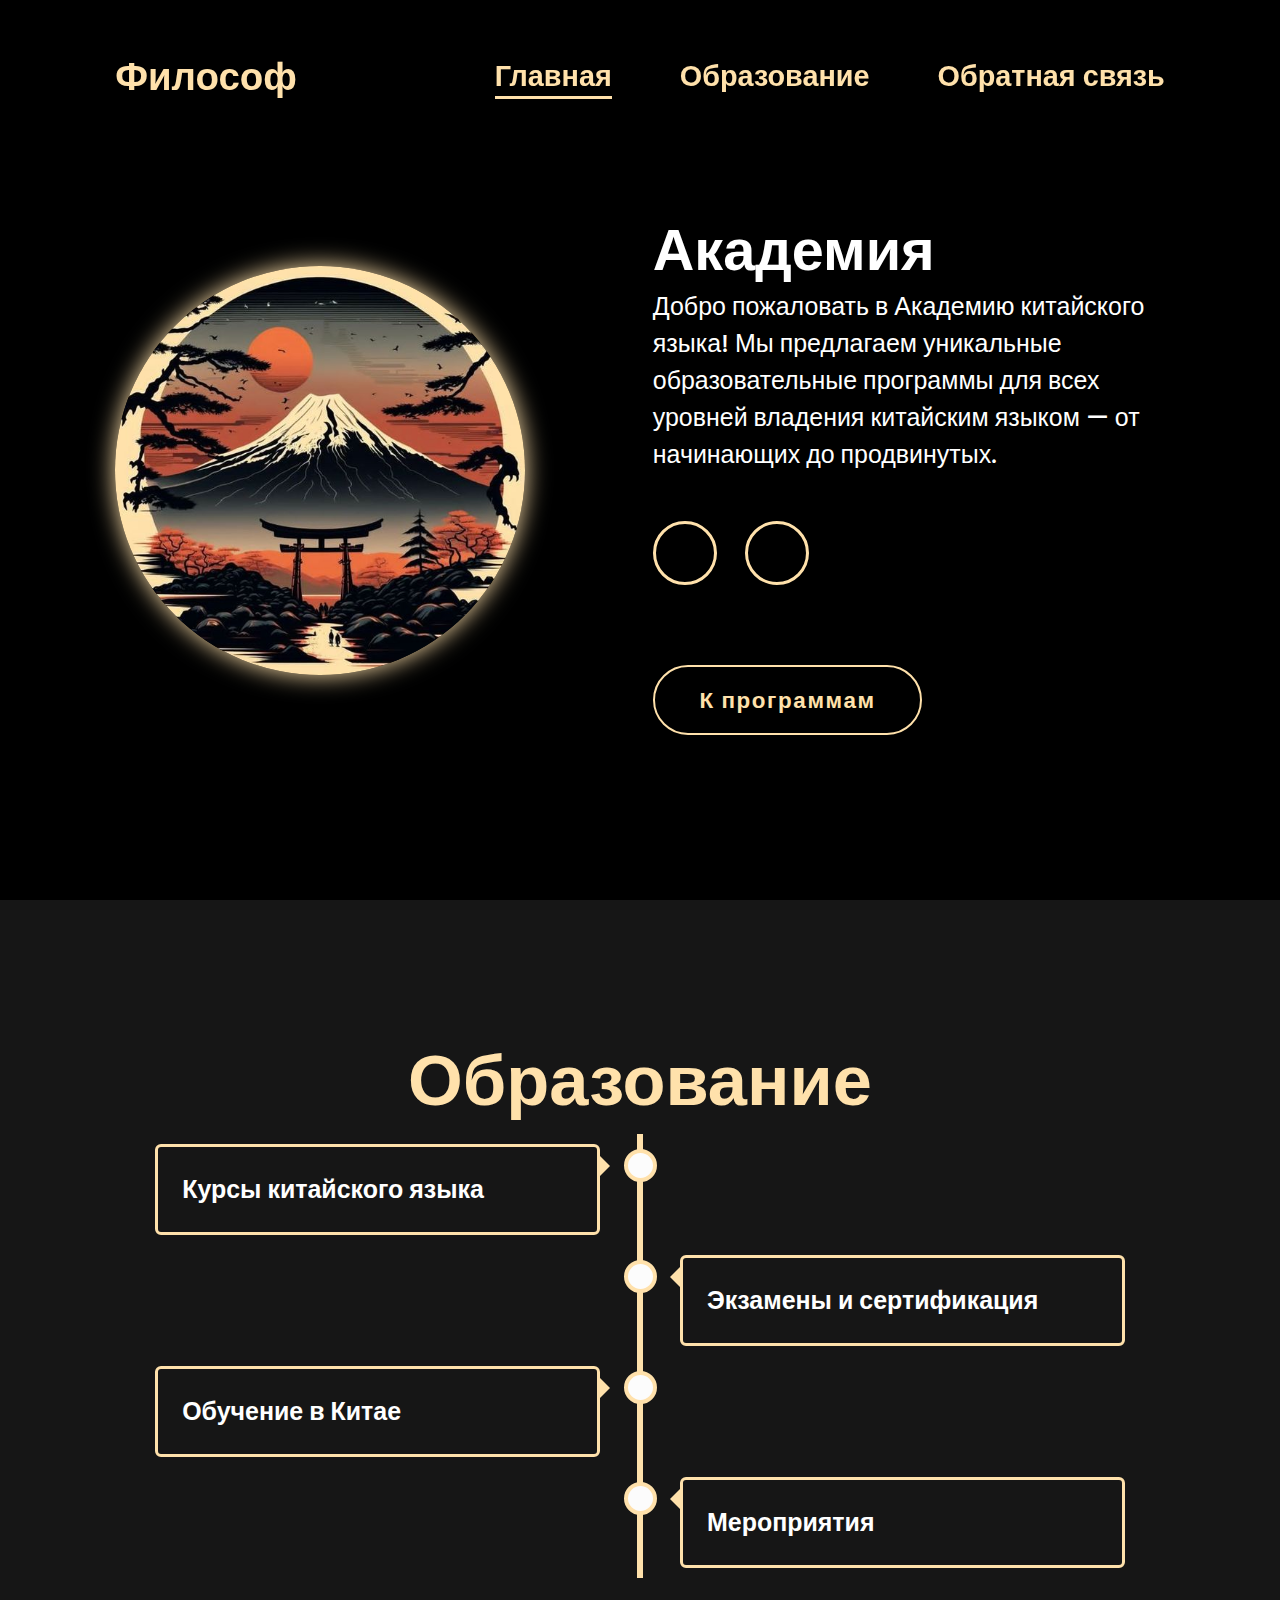
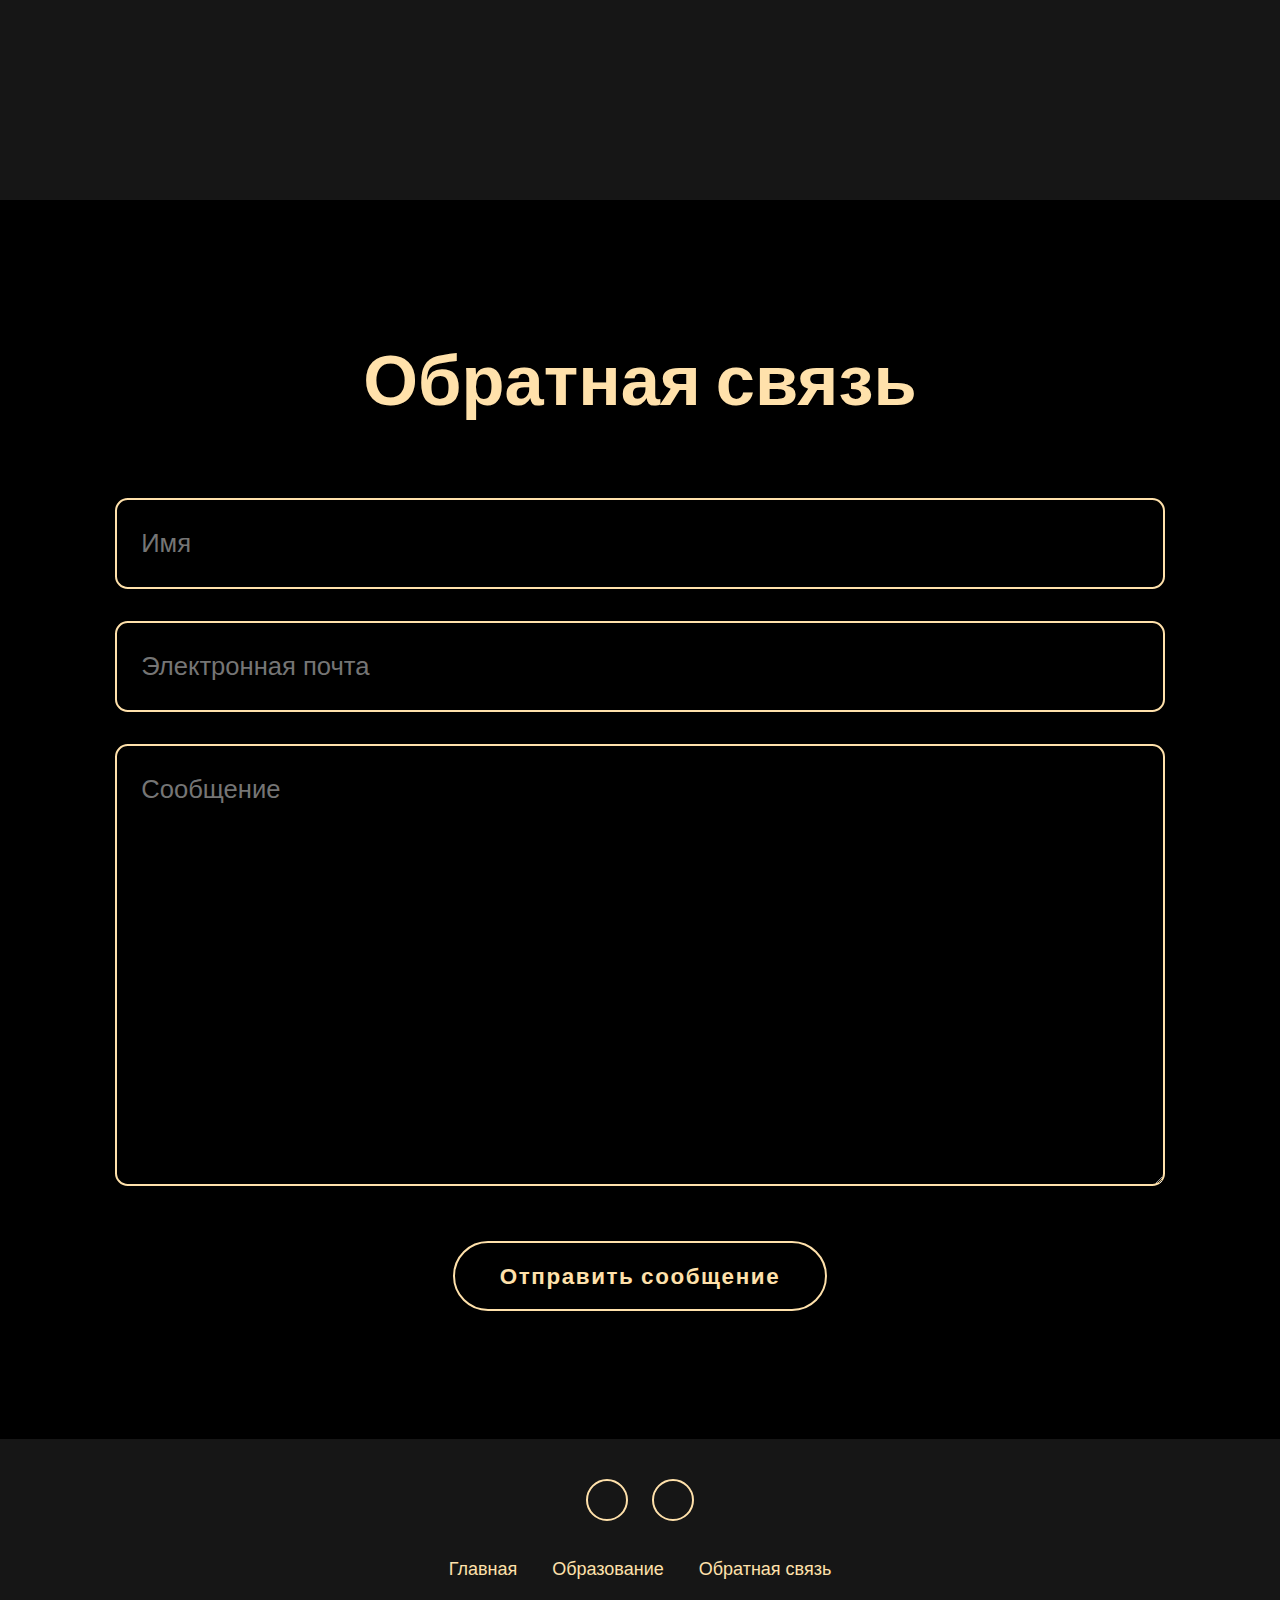
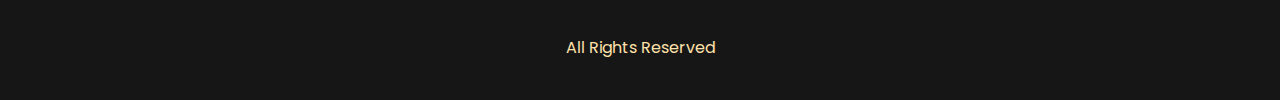
<file: index.html>
<!DOCTYPE html>
<html lang="en">
<head>
    <meta charset="UTF-8">
    <meta name="viewport" content="width=device-width, initial-scale=1.0">
    <title>Lilu Portfolio</title>
    <link rel="stylesheet" href="assets/css/template.css">
    <link rel="stylesheet" href="assets/css/index.css">
    <link rel="stylesheet" href="https://cdnjs.cloudflare.com/ajax/libs/font-awesome/6.5.2/css/all.min.css" integrity="sha512-SnH5WK+bZxgPHs44uWIX+LLJAJ9/2PkPKZ5QiAj6Ta86w+fsb2TkcmfRyVX3pBnMFcV7oQPJkl9QevSCWr3W6A==" crossorigin="anonymous" referrerpolicy="no-referrer" />
</head>
<body>
    <header class="header">
        <a href="#" class="logo">Философ</a>
        <i class="fa-solid fa-bars" id="menu-icon"></i>
        <nav class="navbar">
            <a href="#home" class="home-nav active"></a>
            <a href="#education" class="education-nav"></a>
            <a href="#contact" class="contact-nav"></a>
        </nav>
    </header>

    <section class="home" id="home">
        <div class="home-img">
            <img src="assets/images/img1.jpg" alt="">
        </div>
        <div class="home-content">
            <h1 class="typing-text">Академия <span id="typing-text-span"></span></h1>
            <p>Добро пожаловать в Академию китайского языка! Мы предлагаем уникальные образовательные программы для всех уровней владения китайским языком — от начинающих до продвинутых. </p>
            
            <div class="social-icon">
                <a href=""><i class="fa-brands fa-vk"></i></a>
                <a href=""><i class="fa-brands fa-instagram"></i></a>
            </div>

            <a href="#education" class="btn">К программам</a>
        </div>
    </section>

    <section class="education" id="education">
        <h2 class="heading"><span>Образование</span></h2>

        <div class="timeline">
            <div class="container left">
                <div class="content" id="courses">
                    <div class="tag">
                        <h2>Курсы китайского языка</h2>
                    </div>
                </div>
            </div>
            <div class="container right">
                <div class="content" id="exams">
                    <div class="tag">
                        <h2>Экзамены и сертификация</h2>
                    </div>
                </div>
            </div>
            <div class="container left">
                <div class="content" id="study">
                    <div class="tag">
                        <h2>Обучение в Китае</h2>
                    </div>
                </div>
            </div>
            <div class="container right">
                <div class="content" id="activities">
                    <div class="tag">
                        <h2>Мероприятия</h2>
                    </div>
                </div>
            </div>
        </div>
    </section>

    <section class="contact" id="contact">
        <h2 class="heading"><span>Обратная связь</span></h2>
        <form onsubmit="sendMessage(event)">
            <div class="input-box">
                <input type="text" name="name" placeholder="Имя" required>
                <input type="email" name="email" placeholder="Электронная почта" required>
            </div>
            <textarea name="message" id="" cols="30" rows="10" placeholder="Сообщение"></textarea>
            <input type="submit" value="Отправить сообщение" class="btn" id="contact-btn">
        </form>
    </section>

    <footer class="footer">
        <div class="social">
            <a href=""><i class="fa-brands fa-vk"></i></a>
            <a href=""><i class="fa-brands fa-instagram"></i></a>
        </div>
        <ul>
            <li><a href="#">Главная</a></li>
            <li><a href="#">Образование</a></li>
            <li><a href="#">Обратная связь</a></li>
        </ul>
        <p class="copyright">
            All Rights Reserved
        </p>
    </footer>
    <script src="assets/js/telegram.js"></script>
    <script src="assets/js/script.js"></script>
    <script src="assets/js/redirect.js"></script>
    <script src="assets/js/navbar.js"></script>
</body>
</html>
</file>
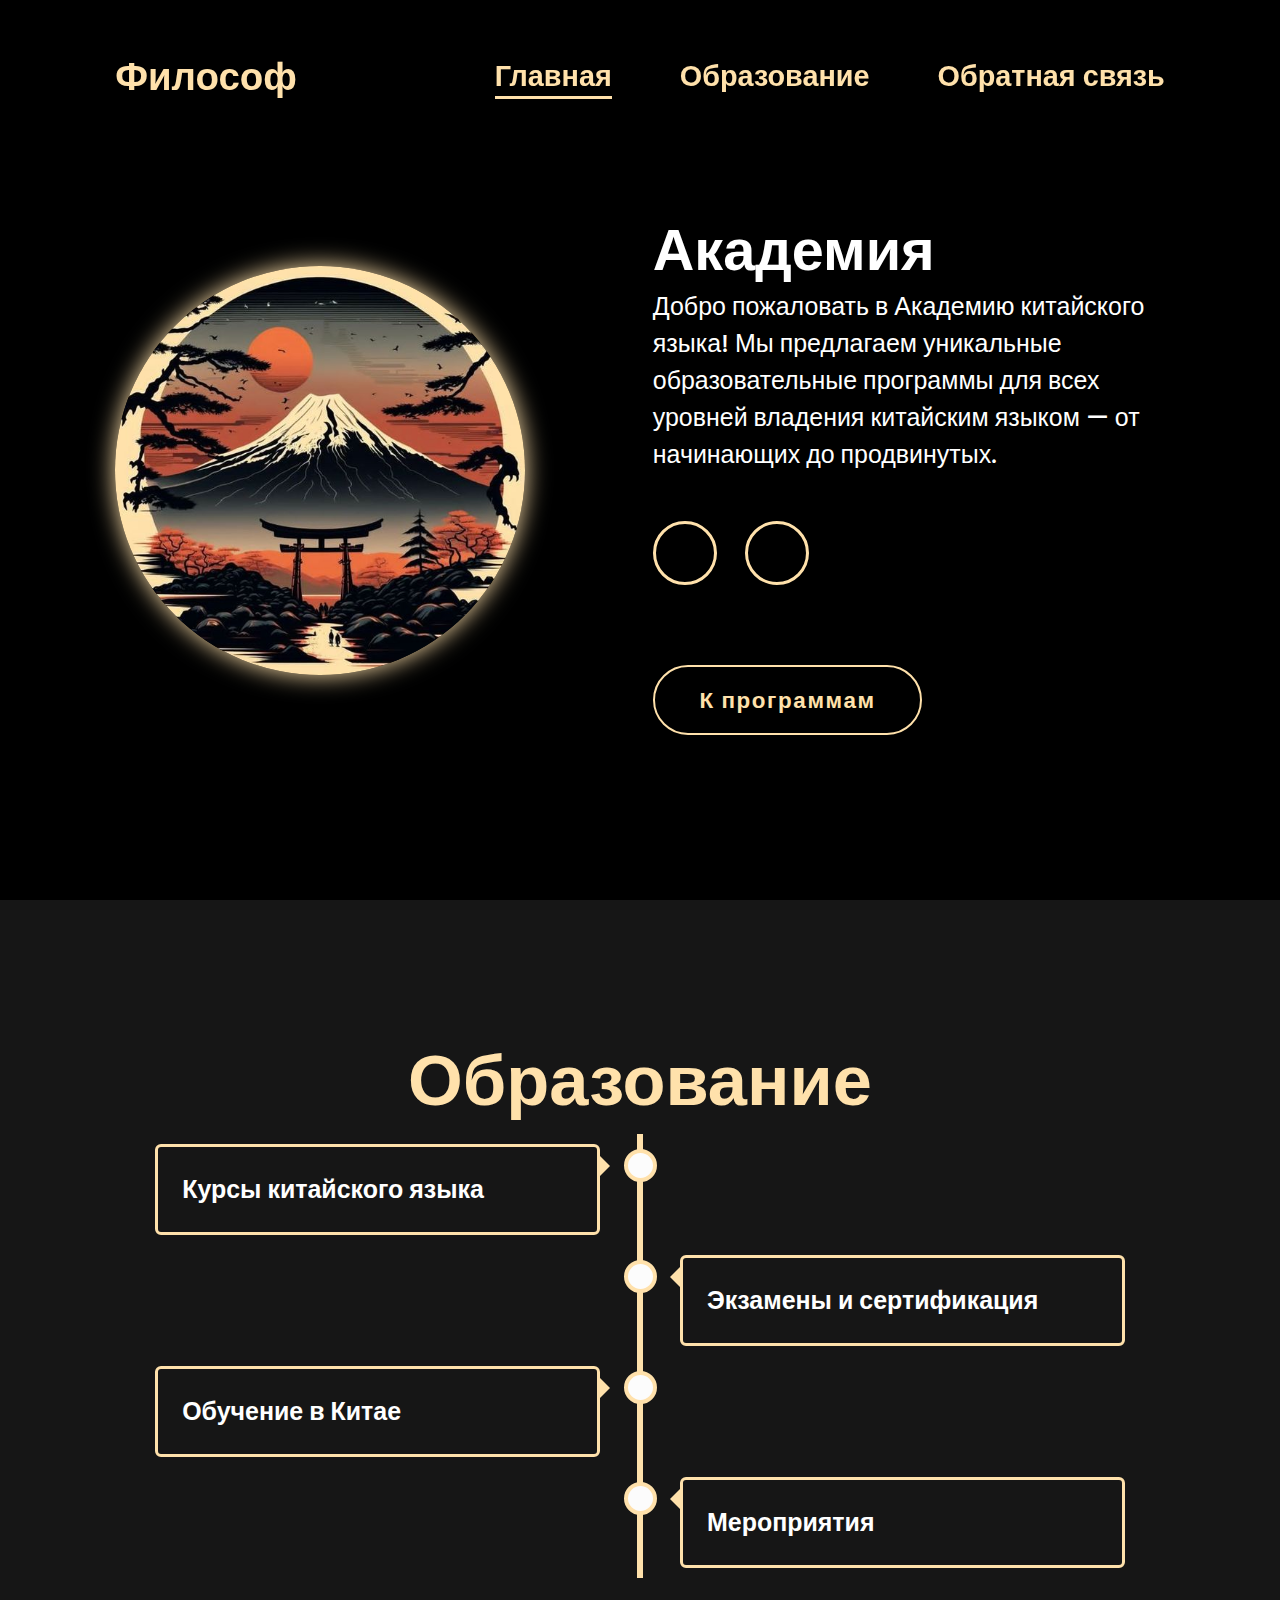
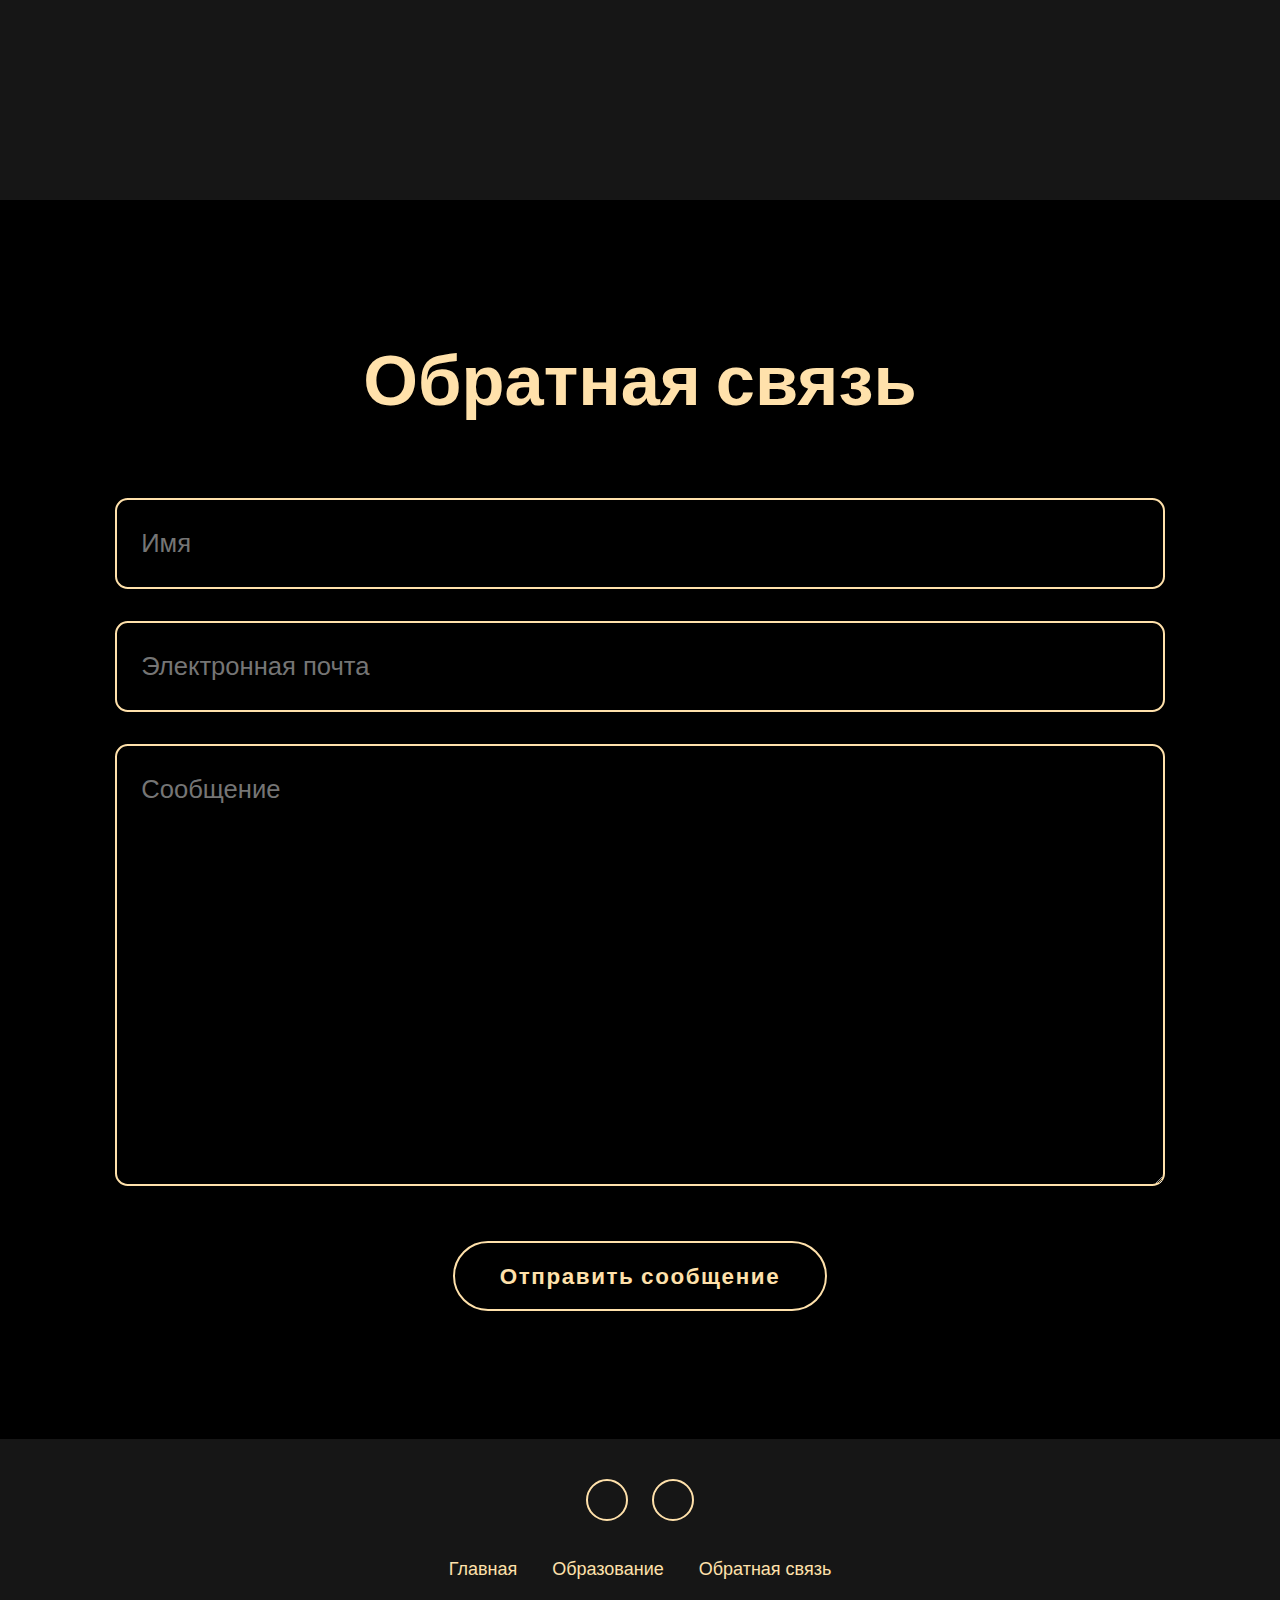
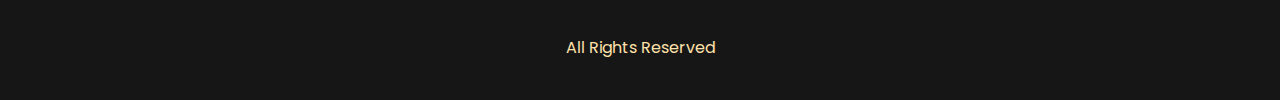
<file: html/index.html>
<!DOCTYPE html>
<html lang="en">
<head>
    <meta charset="UTF-8">
    <meta name="viewport" content="width=device-width, initial-scale=1.0">
    <title>Lilu Portfolio</title>
    <link rel="stylesheet" href="/assets/css/template.css">
    <link rel="stylesheet" href="/assets/css/index.css">
    <link rel="stylesheet" href="https://cdnjs.cloudflare.com/ajax/libs/font-awesome/6.5.2/css/all.min.css" integrity="sha512-SnH5WK+bZxgPHs44uWIX+LLJAJ9/2PkPKZ5QiAj6Ta86w+fsb2TkcmfRyVX3pBnMFcV7oQPJkl9QevSCWr3W6A==" crossorigin="anonymous" referrerpolicy="no-referrer" />
</head>
<body>
    <header class="header">
        <a href="#" class="logo">Философ</a>
        <i class="fa-solid fa-bars" id="menu-icon"></i>
        <nav class="navbar">
            <a href="#home" class="home-nav active"></a>
            <a href="#education" class="education-nav"></a>
            <a href="#contact" class="contact-nav"></a>
        </nav>
    </header>

    <section class="home" id="home">
        <div class="home-img">
            <img src="/assets/images/img1.jpg" alt="">
        </div>
        <div class="home-content">
            <h1 class="typing-text">Академия <span id="typing-text-span"></span></h1>
            <p>Добро пожаловать в Академию китайского языка! Мы предлагаем уникальные образовательные программы для всех уровней владения китайским языком — от начинающих до продвинутых. </p>
            
            <div class="social-icon">
                <a href="#"><i class="fa-brands fa-vk"></i></a>
                <a href="#"><i class="fa-brands fa-instagram"></i></a>
            </div>

            <a href="#education" class="btn">К программам</a>
        </div>
    </section>

    <section class="education" id="education">
        <h2 class="heading"><span>Образование</span></h2>

        <!-- <div class="directions-container">
            <div class="directions-box">
                <div class="directions-info">
                    <h4>Курсы Китайского языка</h4>
                    <p>Наши курсы китайского языка предназначены для всех, кто хочет овладеть этим удивительным и востребованным языком. Вы сможете выбрать удобный формат обучения: индивидуальные занятия, групповые курсы или онлайн-уроки.</p>
                </div>
            </div>
            <div class="directions-box">
                <div class="directions-info">
                    <h4>Экзамена и сертификация</h4>
                    <p>В Академии китайского языка мы готовим студентов к международно признанным экзаменам по китайскому языку, таким как HSK (汉语水平考试) и HSKK (HSK Speaking Test).</p>
                </div>
            </div>
            <div class="directions-box">
                <div class="directions-info">
                    <h4>Обучение в Китае</h4>
                    <p>Академия китайского языка предоставляет уникальные возможности для обучения в Китае. Мы сотрудничаем с ведущими китайскими университетами и образовательными учреждениями для погружения в языковую культуру.</p>
                </div>
            </div>
            <div class="directions-box">
                <div class="directions-info">
                    <h4>Мероприятия</h4>
                    <p>В Академии китайского языка мы регулярно организуем разнообразные мероприятия, направленные на углубление знаний и погружение в китайскую культуру. Наши студенты вседа участвуют в увлекательных событиях.</p>
                </div>
            </div>
            </div>
        </div> -->
        <div class="timeline">
            <div class="container left">
                <div class="content" id="courses">
                    <div class="tag">
                        <h2>Курсы китайского языка</h2>
                    </div>
                </div>
            </div>
            <div class="container right">
                <div class="content" id="exams">
                    <div class="tag">
                        <h2>Экзамены и сертификация</h2>
                    </div>
                </div>
            </div>
            <div class="container left">
                <div class="content" id="study">
                    <div class="tag">
                        <h2>Обучение в Китае</h2>
                    </div>
                </div>
            </div>
            <div class="container right">
                <div class="content" id="activities">
                    <div class="tag">
                        <h2>Мероприятия</h2>
                    </div>
                </div>
            </div>
        </div>
    </section>

    <section class="contact" id="contact">
        <h2 class="heading"><span>Обратная связь</span></h2>
        <form action="">
            <div class="input-box">
                <input type="text" name="name" placeholder="Имя" required>
                <input type="email" placeholder="Электронная почта" required>
            </div>
            <textarea name="" id="" cols="30" rows="10" placeholder="Сообщение"></textarea>
            <input type="submit" value="Отправить сообщение" class="btn">
        </form>
    </section>

    <footer class="footer">
        <div class="social">
            <a href="#"><i class="fa-brands fa-vk"></i></a>
            <a href="#"><i class="fa-brands fa-instagram"></i></a>
        </div>
        <ul>
            <li><a href="#">Главная</a></li>
            <li><a href="#">Образование</a></li>
            <li><a href="#">Обратная связь</a></li>
        </ul>
        <p class="copyright">
            All Rights Reserved
        </p>
    </footer>
    <script src="/assets/js/script.js"></script>
    <script src="/assets/js/redirect.js"></script>
    <script src="/assets/js/navbar.js"></script>
</body>
</html>
</file>
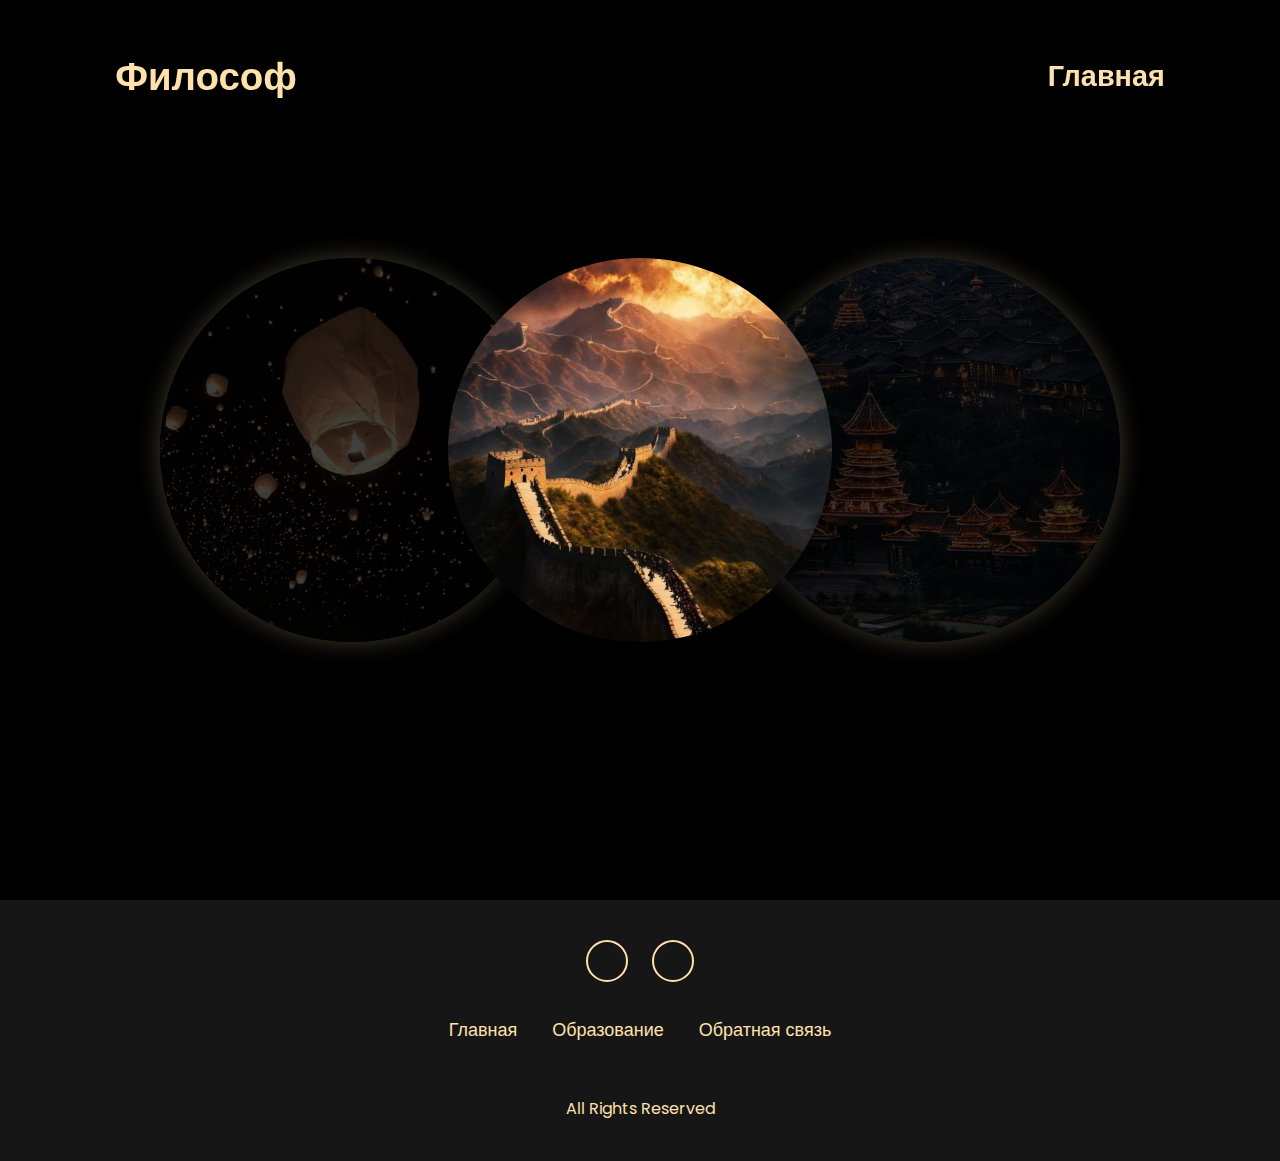
<file: activities.html>
<!DOCTYPE html>
<html lang="en">
<head>
    <meta charset="UTF-8">
    <meta name="viewport" content="width=device-width, initial-scale=1.0">
    <title>Академия Философ</title>
    <link rel="stylesheet" href="assets/css/template.css">
    <link rel="stylesheet" href="assets/css/activities.css">
    <link rel="stylesheet" href="https://cdnjs.cloudflare.com/ajax/libs/font-awesome/6.5.2/css/all.min.css" integrity="sha512-SnH5WK+bZxgPHs44uWIX+LLJAJ9/2PkPKZ5QiAj6Ta86w+fsb2TkcmfRyVX3pBnMFcV7oQPJkl9QevSCWr3W6A==" crossorigin="anonymous" referrerpolicy="no-referrer" />
</head>
<body>
    <header class="header">
        <a href="#" class="logo">Философ</a>
        <i class="fa-solid fa-bars" id="menu-icon"></i>
        <nav class="navbar">
            <a href="#home" class="home-nav"></a>
        </nav>
    </header>

    <section class="activities-page" id="activities-page">
        <div class="activities-page-items">
            <div class="activities-page-item prev">
                <img src="assets/images/img4.jpg">
            </div>
            <div class="activities-page-item active">
                <img src="assets/images/img5.jpg">
            </div>
            <div class="activities-page-item next">
                <img src="assets/images/img6.jpg">
            </div>
            <div class="activities-page-button-container">
                <div class="activities-page-button"><i class="fas fa-angle-left"></i></div>
                <div class="activities-page-button"><i class="fas fa-angle-right"></i></div>
            </div>
        </div>
    </section>

    <footer class="footer">
        <div class="social">
            <a href="#"><i class="fa-brands fa-vk"></i></a>
            <a href="#"><i class="fa-brands fa-instagram"></i></a>
        </div>
        <ul>
            <li><a href="#">Главная</a></li>
            <li><a href="#">Образование</a></li>
            <li><a href="#">Обратная связь</a></li>
        </ul>
        <p class="copyright">
            All Rights Reserved
        </p>
    </footer>
    <script src="assets/js/activities.js"></script>
    <script src="assets/js/navbar.js"></script>
</body>
</html>
</file>
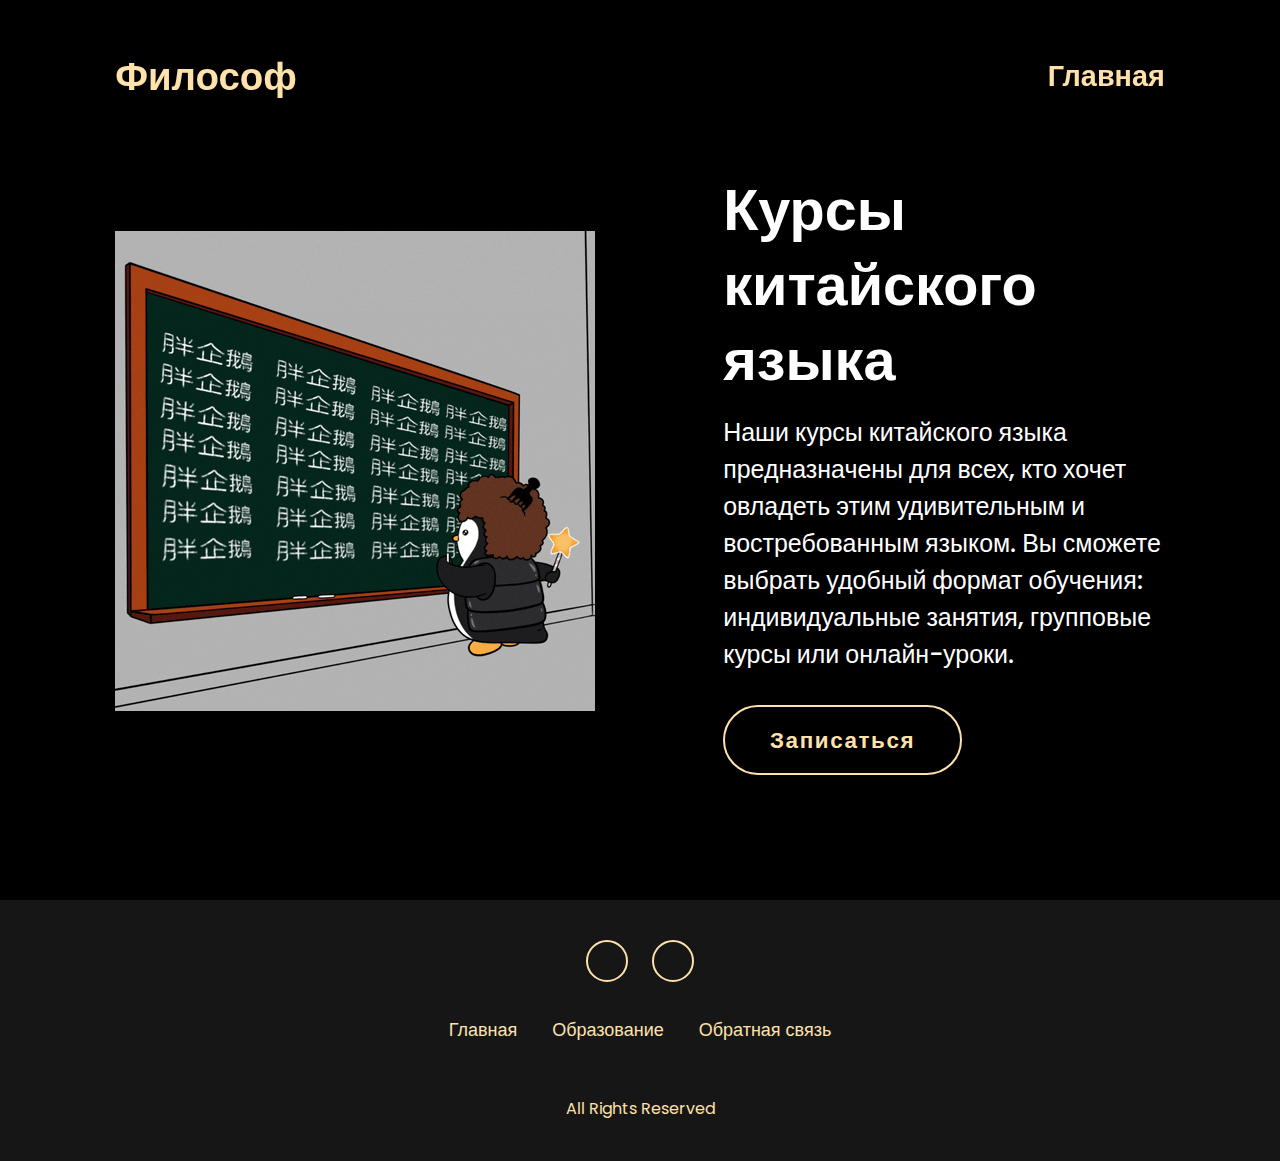
<file: courses.html>
<!DOCTYPE html>
<html lang="en">
<head>
    <meta charset="UTF-8">
    <meta name="viewport" content="width=device-width, initial-scale=1.0">
    <title>Академия Философ</title>
    <link rel="stylesheet" href="assets/css/template.css">
    <link rel="stylesheet" href="assets/css/courses.css">
    <link rel="stylesheet" href="https://cdnjs.cloudflare.com/ajax/libs/font-awesome/6.5.2/css/all.min.css" integrity="sha512-SnH5WK+bZxgPHs44uWIX+LLJAJ9/2PkPKZ5QiAj6Ta86w+fsb2TkcmfRyVX3pBnMFcV7oQPJkl9QevSCWr3W6A==" crossorigin="anonymous" referrerpolicy="no-referrer" />
</head>
<body>
    <header class="header">
        <a href="#" class="logo">Философ</a>
        <i class="fa-solid fa-bars" id="menu-icon"></i>
        <nav class="navbar">
            <a href="#home" class="home-nav"></a>
        </nav>
    </header>

    <section class="courses-page" id="courses-page">
        <div class="courses-page-img">
            <img src="assets/images/giphy.gif" alt="">
        </div>
        <div class="courses-page-content">
            <h1 class="typing-text">Курсы китайского языка</span></h1>
            <p>Наши курсы китайского языка предназначены для всех, кто хочет овладеть этим удивительным и востребованным языком. Вы сможете выбрать удобный формат обучения: индивидуальные занятия, групповые курсы или онлайн-уроки.</p>
            
            <a href="#education" class="btn">Записаться</a>
        </div>
    </section>

    <footer class="footer">
        <div class="social">
            <a href="#"><i class="fa-brands fa-vk"></i></a>
            <a href="#"><i class="fa-brands fa-instagram"></i></a>
        </div>
        <ul>
            <li><a href="#">Главная</a></li>
            <li><a href="#">Образование</a></li>
            <li><a href="#">Обратная связь</a></li>
        </ul>
        <p class="copyright">
            All Rights Reserved
        </p>
    </footer>
    <script src="assets/js/courses.js"></script>
    <script src="assets/js/navbar.js"></script>
</body>
</html>
</file>
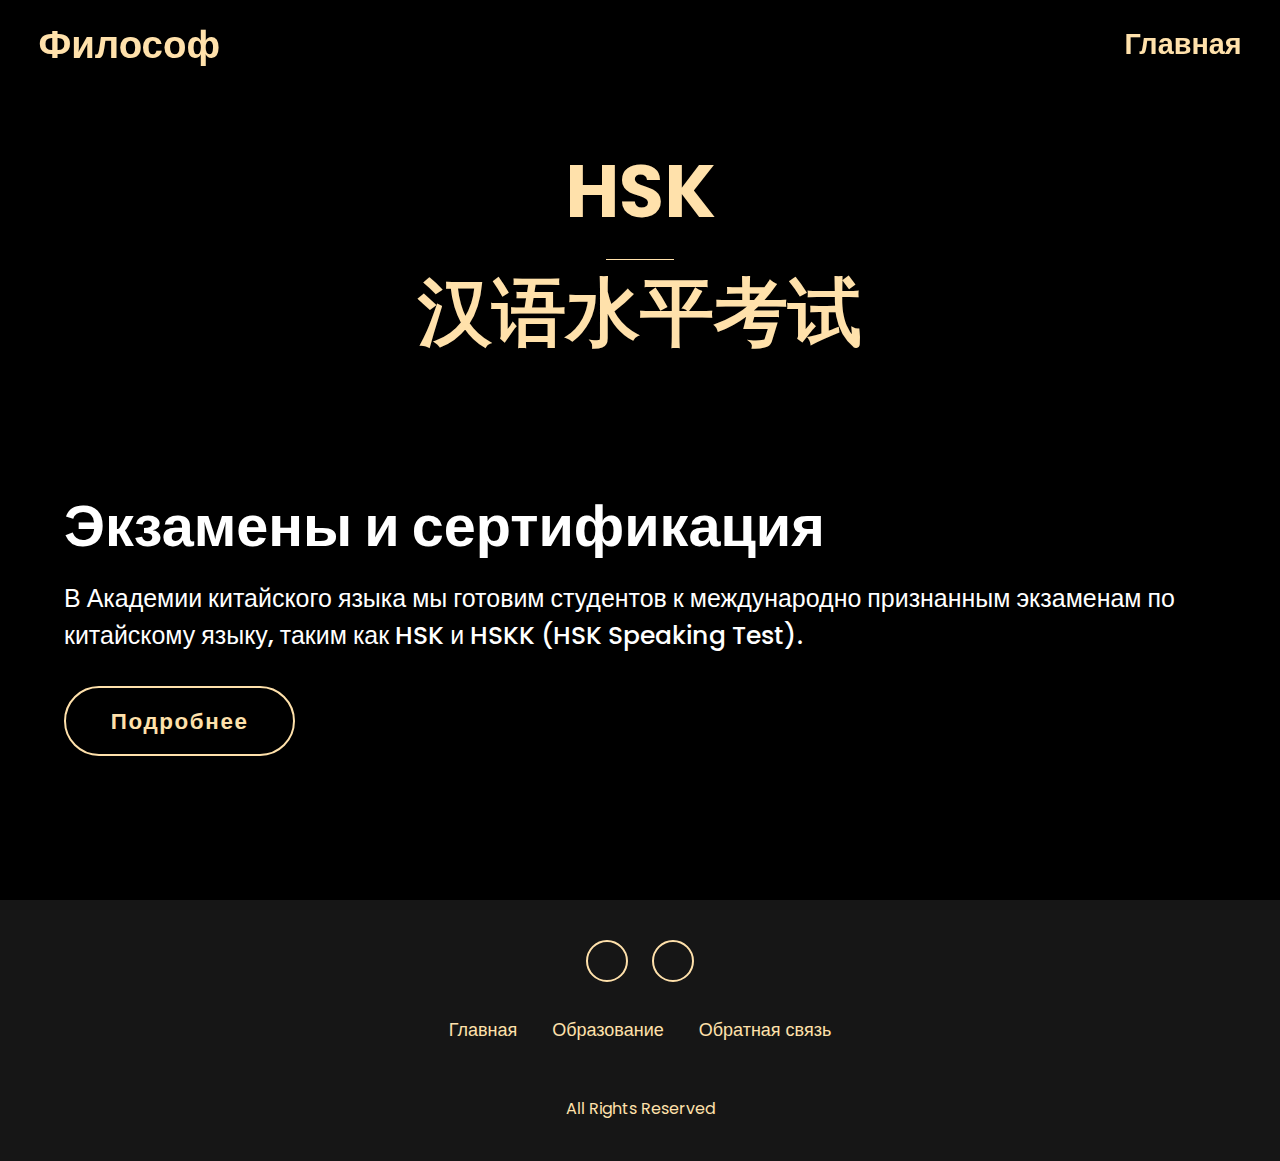
<file: exams.html>
<!DOCTYPE html>
<html lang="en">
<head>
    <meta charset="UTF-8">
    <meta name="viewport" content="width=device-width, initial-scale=1.0">
    <title>Академия Философ</title>
    <link rel="stylesheet" href="assets/css/template.css">
    <link rel="stylesheet" href="assets/css/exams.css">
    <link rel="stylesheet" href="https://cdnjs.cloudflare.com/ajax/libs/font-awesome/6.5.2/css/all.min.css" integrity="sha512-SnH5WK+bZxgPHs44uWIX+LLJAJ9/2PkPKZ5QiAj6Ta86w+fsb2TkcmfRyVX3pBnMFcV7oQPJkl9QevSCWr3W6A==" crossorigin="anonymous" referrerpolicy="no-referrer" />
</head>
<body>
    <header class="header">
        <a href="#" class="logo">Философ</a>
        <i class="fa-solid fa-bars" id="menu-icon"></i>
        <nav class="navbar">
            <a href="#home" class="home-nav"></a>
        </nav>
    </header>

    <section class="exams-page" id="exams-page">
        <div class="exams-page-hsk">
            <h1 class="h1-hsk">HSK</h1>
            <span class="span-hsk">                 </span>
            <h1 class="h1-hsk">汉语水平考试</h1>
        </div>
        <div class="exams-page-content">
            <h1 class="typing-text">Экзамены и сертификация</span></h1>
            <p>В Академии китайского языка мы готовим студентов к международно признанным экзаменам по китайскому языку, таким как HSK и HSKK (HSK Speaking Test).</p>
            
            <a href="#education" class="btn">Подробнее</a>
        </div>
    </section>

    <footer class="footer">
        <div class="social">
            <a href="#"><i class="fa-brands fa-vk"></i></a>
            <a href="#"><i class="fa-brands fa-instagram"></i></a>
        </div>
        <ul>
            <li><a href="#">Главная</a></li>
            <li><a href="#">Образование</a></li>
            <li><a href="#">Обратная связь</a></li>
        </ul>
        <p class="copyright">
            All Rights Reserved
        </p>
    </footer>
    <script src="assets/js/exams.js"></script>
    <script src="assets/js/navbar.js"></script>
</body>
</html>
</file>
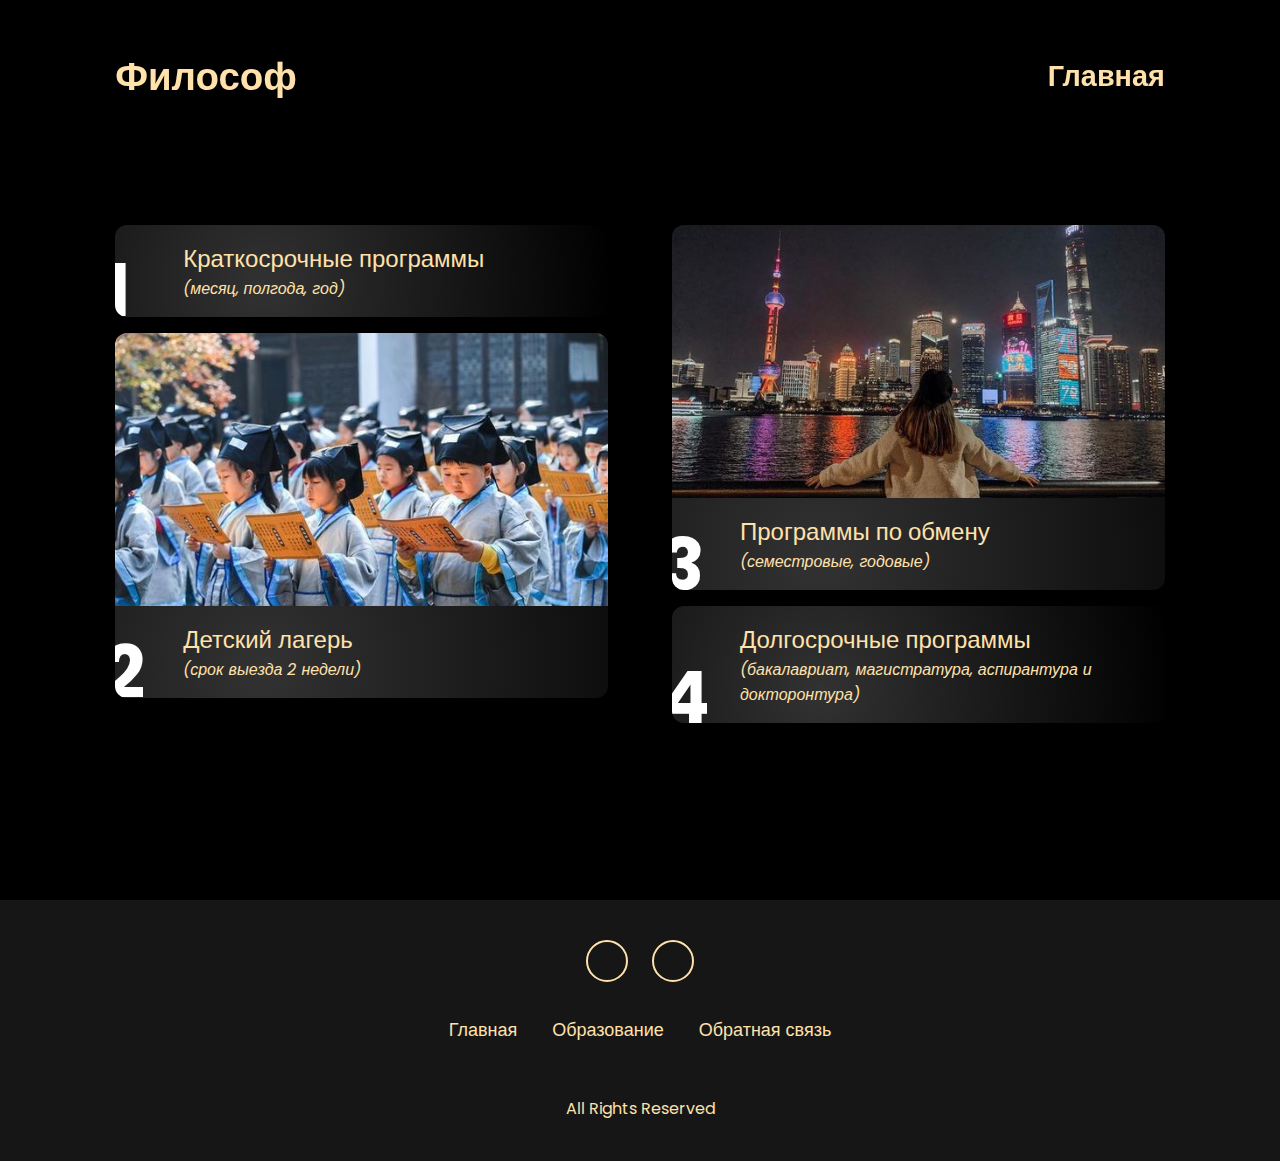
<file: study.html>
<!DOCTYPE html>
<html lang="en">
<head>
    <meta charset="UTF-8">
    <meta name="viewport" content="width=device-width, initial-scale=1.0">
    <title>Академия Философ</title>
    <link rel="stylesheet" href="assets/css/template.css">
    <link rel="stylesheet" href="assets/css/study.css">
    <link rel="stylesheet" href="https://cdnjs.cloudflare.com/ajax/libs/font-awesome/6.5.2/css/all.min.css" integrity="sha512-SnH5WK+bZxgPHs44uWIX+LLJAJ9/2PkPKZ5QiAj6Ta86w+fsb2TkcmfRyVX3pBnMFcV7oQPJkl9QevSCWr3W6A==" crossorigin="anonymous" referrerpolicy="no-referrer" />
</head>
<body>
    <header class="header">
        <a href="#" class="logo">Философ</a>
        <i class="fa-solid fa-bars" id="menu-icon"></i>
        <nav class="navbar">
            <a href="#home" class="home-nav"></a>
        </nav>
    </header>

    <section class="study-page" id="study-page">
        <div class="study-page">
            <ol>
                <li class="study-page-li">
                    <span>Краткосрочные программы</span>
                    <span>(месяц, полгода, год)</span>
                </li>
                <li class="study-page-li">
                    <img src="assets/images/img2.jpg" alt="Arlo Parks album cover" />
                    <span>Детский лагерь</span>
                    <span>(срок выезда 2 недели)</span>
                </li>
                <li class="study-page-li">
                    <img src="assets/images/img3.jpg" alt="Arlo Parks album cover" />
                    <span>Программы по обмену</span>
                    <span>(семестровые, годовые)</span>
                </li>
                <li class="study-page-li">
                    <span>Долгосрочные программы</span>
                    <span>(бакалавриат, магистратура, аспирантура и докторонтура)</span>
                </li>
            </ol>
        </div>
    </section>

    <footer class="footer">
        <div class="social">
            <a href="#"><i class="fa-brands fa-vk"></i></a>
            <a href="#"><i class="fa-brands fa-instagram"></i></a>
        </div>
        <ul>
            <li><a href="#">Главная</a></li>
            <li><a href="#">Образование</a></li>
            <li><a href="#">Обратная связь</a></li>
        </ul>
        <p class="copyright">
            All Rights Reserved
        </p>
    </footer>
    <script src="assets/js/exams.js"></script>
    <script src="assets/js/navbar.js"></script>
</body>
</html>
</file>
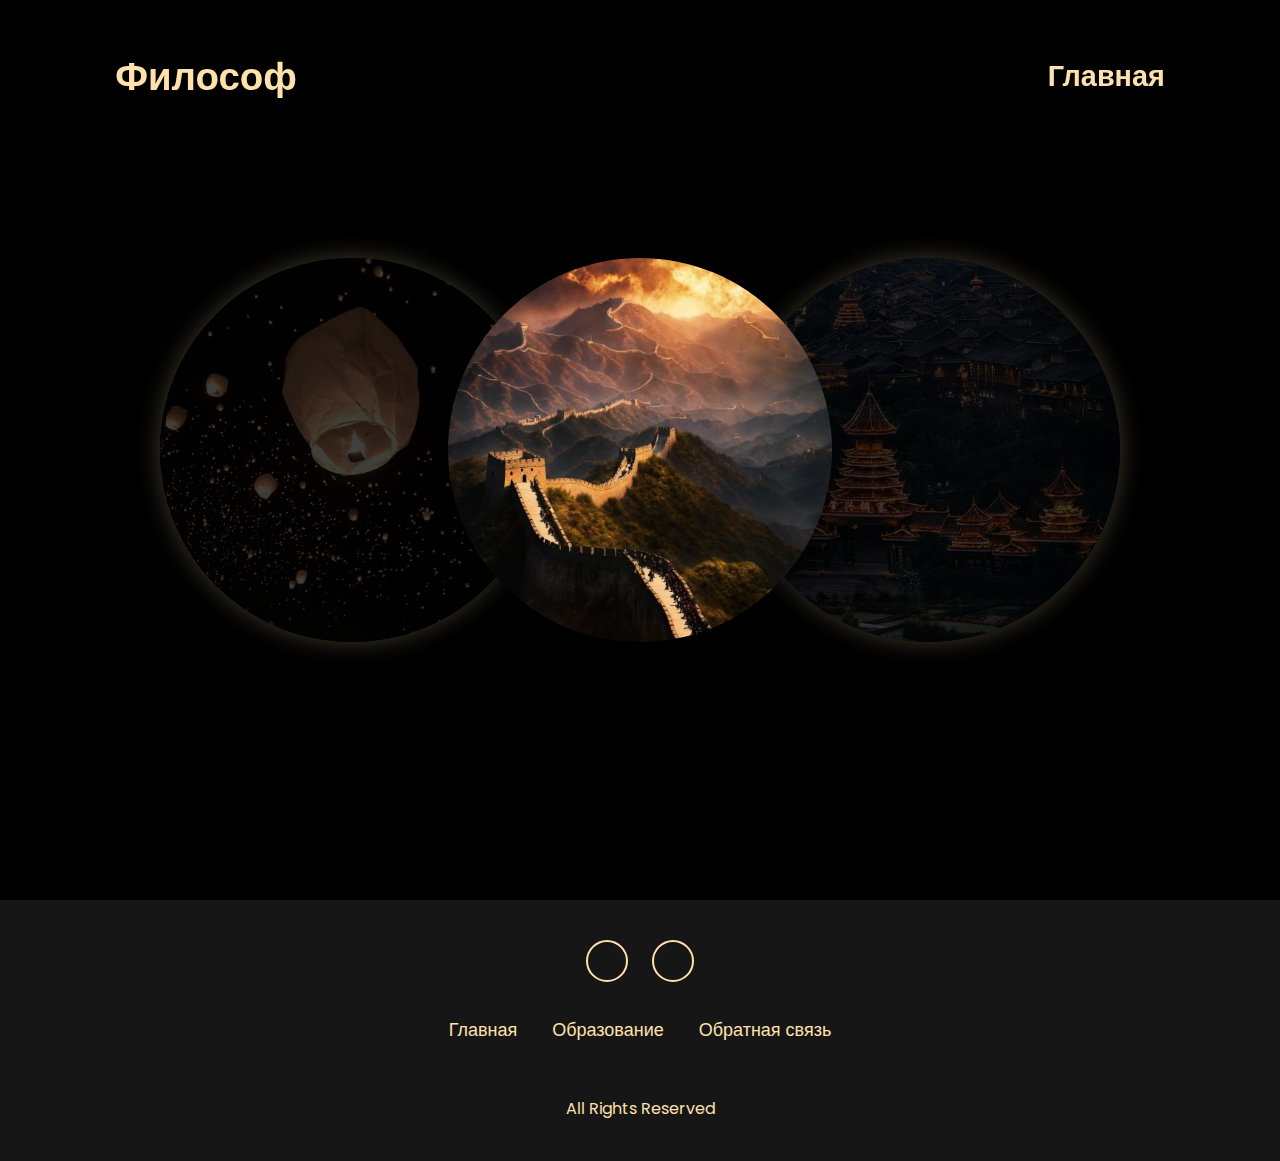
<file: html/activities.html>
<!DOCTYPE html>
<html lang="en">
<head>
    <meta charset="UTF-8">
    <meta name="viewport" content="width=device-width, initial-scale=1.0">
    <title>Lilu Portfolio</title>
    <link rel="stylesheet" href="/assets/css/template.css">
    <link rel="stylesheet" href="/assets/css/activities.css">
    <link rel="stylesheet" href="https://cdnjs.cloudflare.com/ajax/libs/font-awesome/6.5.2/css/all.min.css" integrity="sha512-SnH5WK+bZxgPHs44uWIX+LLJAJ9/2PkPKZ5QiAj6Ta86w+fsb2TkcmfRyVX3pBnMFcV7oQPJkl9QevSCWr3W6A==" crossorigin="anonymous" referrerpolicy="no-referrer" />
</head>
<body>
    <header class="header">
        <a href="#" class="logo">Философ</a>
        <i class="fa-solid fa-bars" id="menu-icon"></i>
        <nav class="navbar">
            <a href="#home" class="home-nav"></a>
        </nav>
    </header>

    <section class="activities-page" id="activities-page">
        <div class="activities-page-items">
            <div class="activities-page-item prev">
                <img src="/assets/images/img4.jpg">
            </div>
            <div class="activities-page-item active">
                <img src="/assets/images/img5.jpg">
            </div>
            <div class="activities-page-item next">
                <img src="/assets/images/img6.jpg">
            </div>
            <div class="activities-page-button-container">
                <div class="activities-page-button"><i class="fas fa-angle-left"></i></div>
                <div class="activities-page-button"><i class="fas fa-angle-right"></i></div>
            </div>
        </div>
    </section>

    <footer class="footer">
        <div class="social">
            <a href="#"><i class="fa-brands fa-vk"></i></a>
            <a href="#"><i class="fa-brands fa-instagram"></i></a>
        </div>
        <ul>
            <li><a href="#">Главная</a></li>
            <li><a href="#">Образование</a></li>
            <li><a href="#">Обратная связь</a></li>
        </ul>
        <p class="copyright">
            All Rights Reserved
        </p>
    </footer>
    <script src="/assets/js/activities.js"></script>
    <script src="/assets/js/navbar.js"></script>
</body>
</html>
</file>
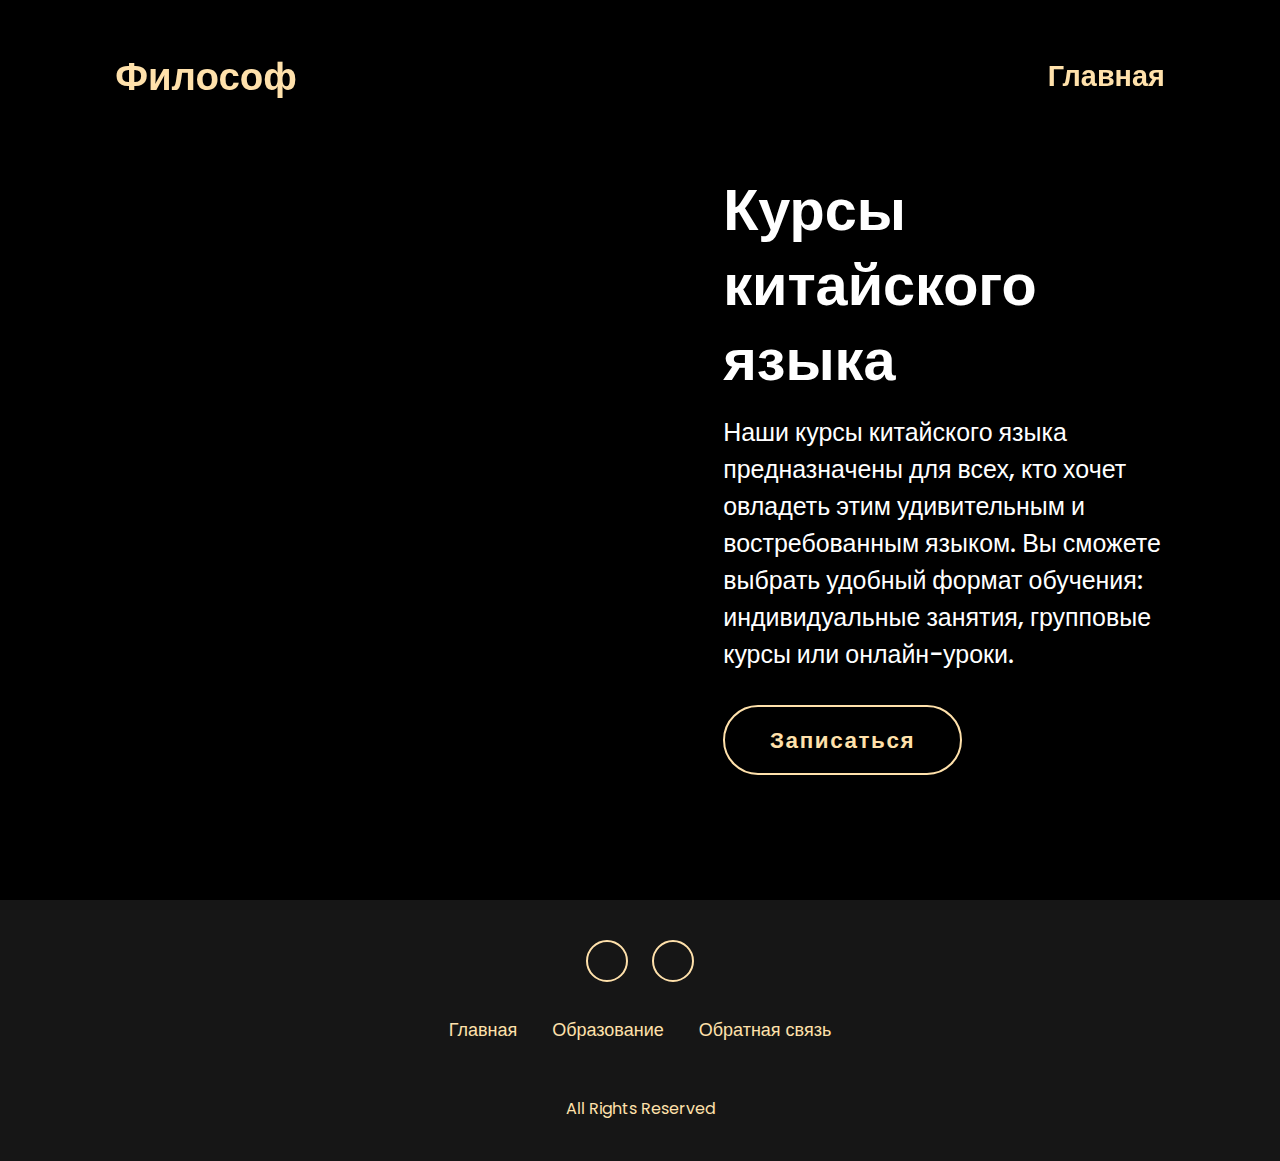
<file: html/courses.html>
<!DOCTYPE html>
<html lang="en">
<head>
    <meta charset="UTF-8">
    <meta name="viewport" content="width=device-width, initial-scale=1.0">
    <title>Lilu Portfolio</title>
    <link rel="stylesheet" href="/assets/css/template.css">
    <link rel="stylesheet" href="/assets/css/courses.css">
    <link rel="stylesheet" href="https://cdnjs.cloudflare.com/ajax/libs/font-awesome/6.5.2/css/all.min.css" integrity="sha512-SnH5WK+bZxgPHs44uWIX+LLJAJ9/2PkPKZ5QiAj6Ta86w+fsb2TkcmfRyVX3pBnMFcV7oQPJkl9QevSCWr3W6A==" crossorigin="anonymous" referrerpolicy="no-referrer" />
</head>
<body>
    <header class="header">
        <a href="#" class="logo">Философ</a>
        <i class="fa-solid fa-bars" id="menu-icon"></i>
        <nav class="navbar">
            <a href="#home" class="home-nav"></a>
        </nav>
    </header>

    <section class="courses-page" id="courses-page">
        <div class="courses-page-img">
            <iframe src="https://giphy.com/embed/l2JNdOTyGCyzLLcyhU" width="480px" height="480px" frameBorder="0" class="giphy-embed" allowFullScreen></iframe><p><a href="https://giphy.com/gifs/PudgyMemez-chinese-whiteboard-white-board-l2JNdOTyGCyzLLcyhU"></a></p>
        </div>
        <div class="courses-page-content">
            <h1 class="typing-text">Курсы китайского языка</span></h1>
            <p>Наши курсы китайского языка предназначены для всех, кто хочет овладеть этим удивительным и востребованным языком. Вы сможете выбрать удобный формат обучения: индивидуальные занятия, групповые курсы или онлайн-уроки.</p>
            
            <a href="#education" class="btn">Записаться</a>
        </div>
    </section>

    <footer class="footer">
        <div class="social">
            <a href="#"><i class="fa-brands fa-vk"></i></a>
            <a href="#"><i class="fa-brands fa-instagram"></i></a>
        </div>
        <ul>
            <li><a href="#">Главная</a></li>
            <li><a href="#">Образование</a></li>
            <li><a href="#">Обратная связь</a></li>
        </ul>
        <p class="copyright">
            All Rights Reserved
        </p>
    </footer>
    <script src="/assets/js/courses.js"></script>
    <script src="/assets/js/navbar.js"></script>
</body>
</html>
</file>
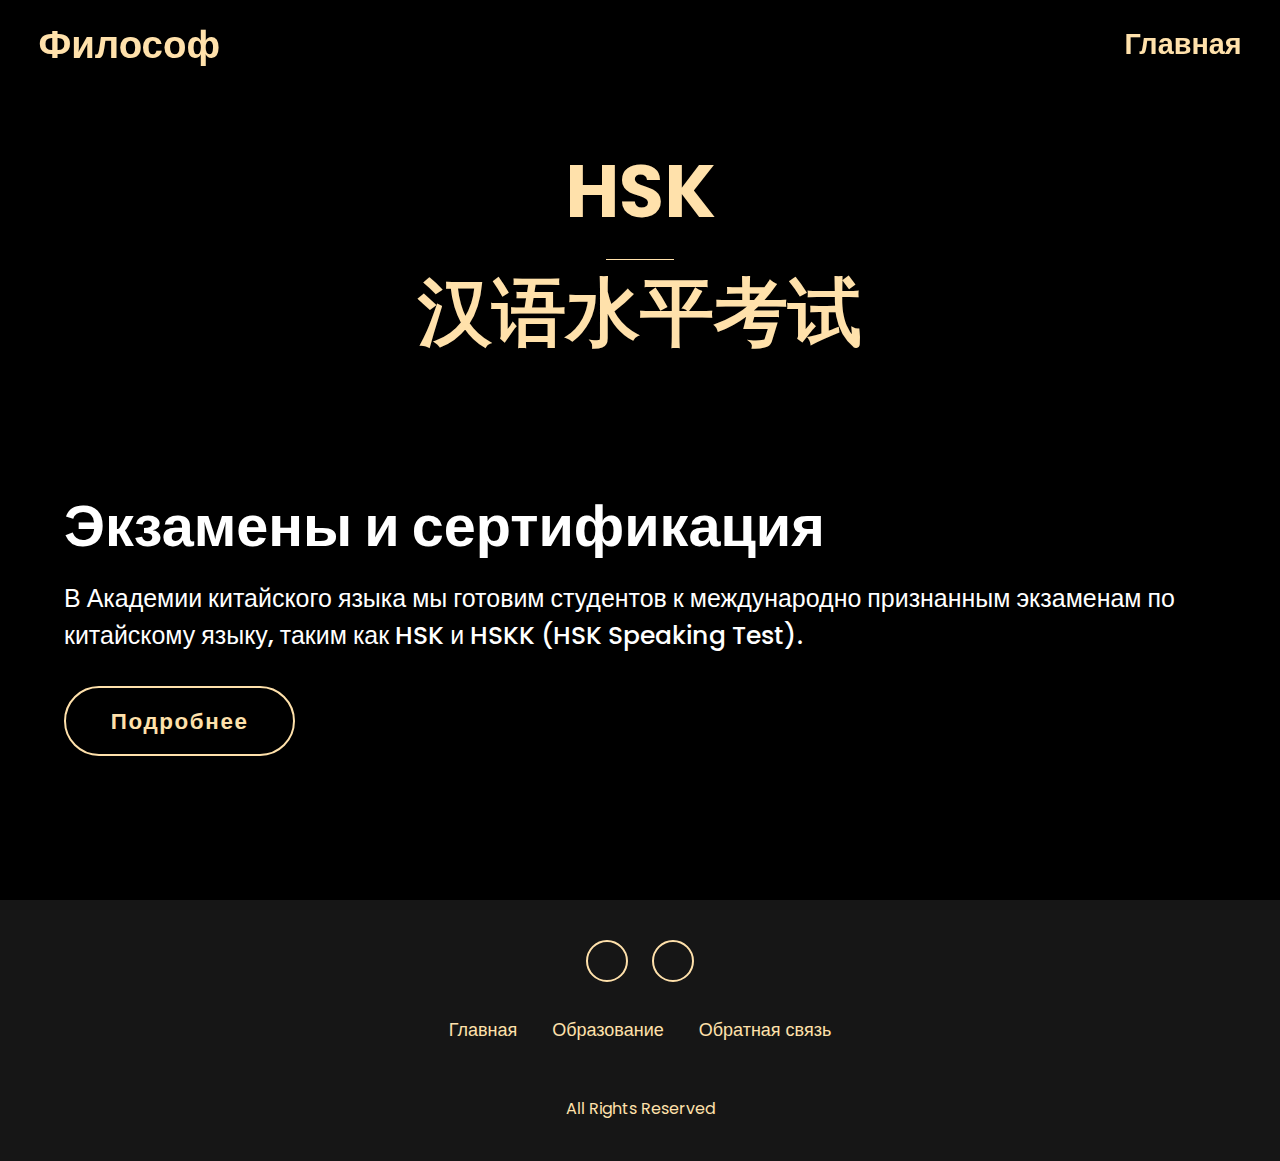
<file: html/exams.html>
<!DOCTYPE html>
<html lang="en">
<head>
    <meta charset="UTF-8">
    <meta name="viewport" content="width=device-width, initial-scale=1.0">
    <title>Lilu Portfolio</title>
    <link rel="stylesheet" href="/assets/css/template.css">
    <link rel="stylesheet" href="/assets/css/exams.css">
    <link rel="stylesheet" href="https://cdnjs.cloudflare.com/ajax/libs/font-awesome/6.5.2/css/all.min.css" integrity="sha512-SnH5WK+bZxgPHs44uWIX+LLJAJ9/2PkPKZ5QiAj6Ta86w+fsb2TkcmfRyVX3pBnMFcV7oQPJkl9QevSCWr3W6A==" crossorigin="anonymous" referrerpolicy="no-referrer" />
</head>
<body>
    <header class="header">
        <a href="#" class="logo">Философ</a>
        <i class="fa-solid fa-bars" id="menu-icon"></i>
        <nav class="navbar">
            <a href="#home" class="home-nav"></a>
        </nav>
    </header>

    <section class="exams-page" id="exams-page">
        <div class="exams-page-hsk">
            <h1 class="h1-hsk">HSK</h1>
            <span class="span-hsk">                 </span>
            <h1 class="h1-hsk">汉语水平考试</h1>
        </div>
        <div class="exams-page-content">
            <h1 class="typing-text">Экзамены и сертификация</span></h1>
            <p>В Академии китайского языка мы готовим студентов к международно признанным экзаменам по китайскому языку, таким как HSK и HSKK (HSK Speaking Test).</p>
            
            <a href="#education" class="btn">Подробнее</a>
        </div>
    </section>

    <footer class="footer">
        <div class="social">
            <a href="#"><i class="fa-brands fa-vk"></i></a>
            <a href="#"><i class="fa-brands fa-instagram"></i></a>
        </div>
        <ul>
            <li><a href="#">Главная</a></li>
            <li><a href="#">Образование</a></li>
            <li><a href="#">Обратная связь</a></li>
        </ul>
        <p class="copyright">
            All Rights Reserved
        </p>
    </footer>
    <script src="/assets/js/exams.js"></script>
    <script src="/assets/js/navbar.js"></script>
</body>
</html>
</file>
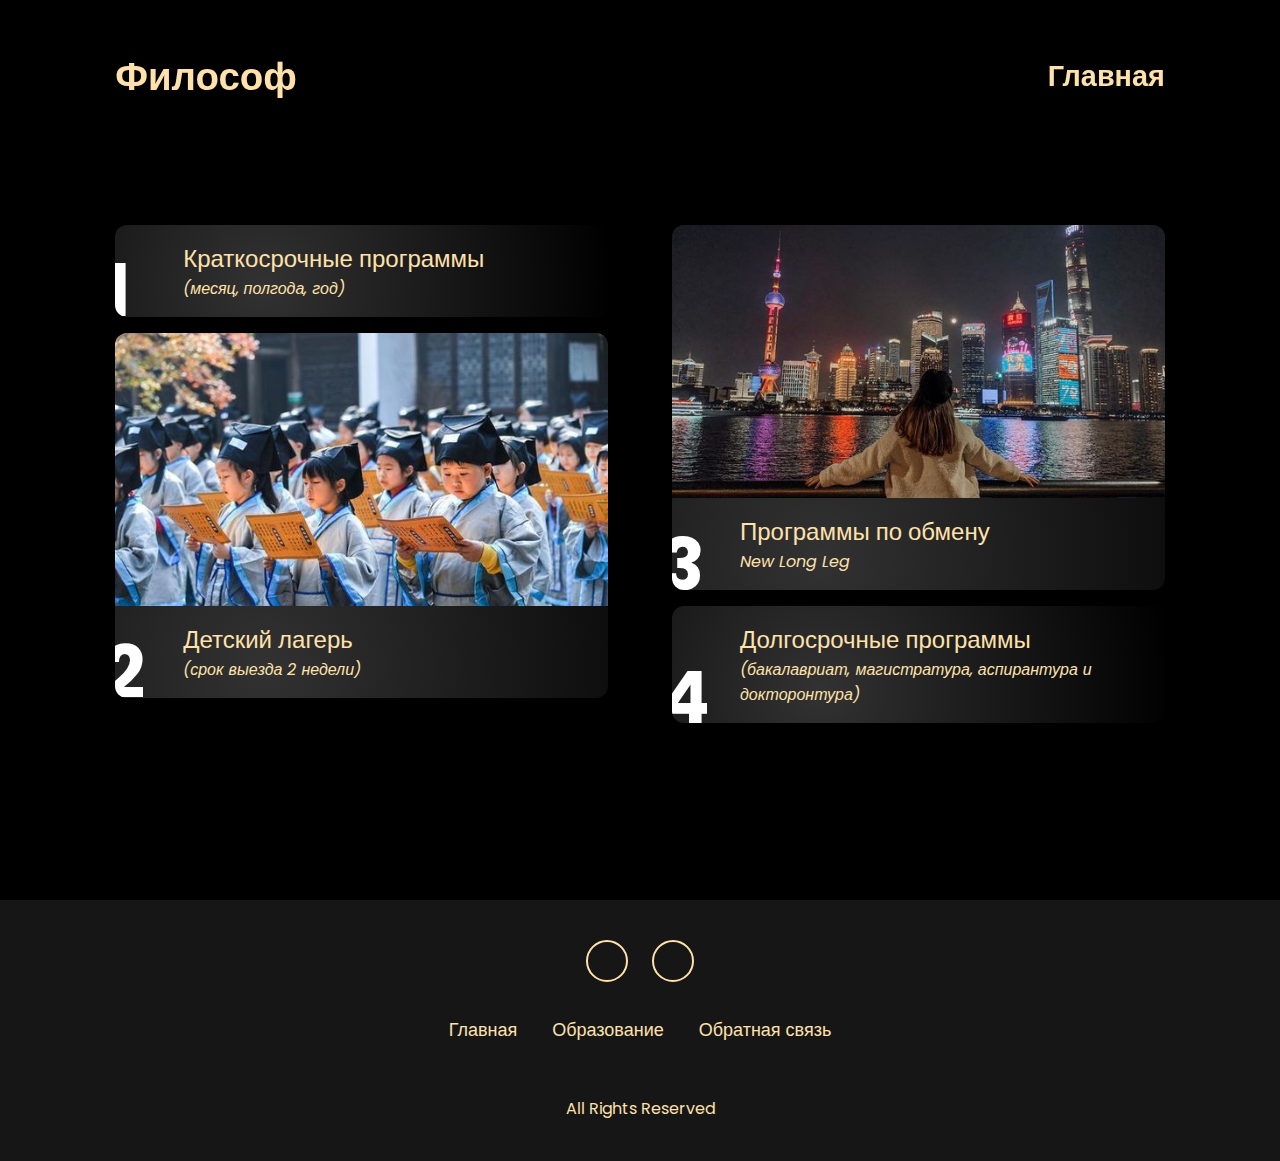
<file: html/study.html>
<!DOCTYPE html>
<html lang="en">
<head>
    <meta charset="UTF-8">
    <meta name="viewport" content="width=device-width, initial-scale=1.0">
    <title>Lilu Portfolio</title>
    <link rel="stylesheet" href="/assets/css/template.css">
    <link rel="stylesheet" href="/assets/css/study.css">
    <link rel="stylesheet" href="https://cdnjs.cloudflare.com/ajax/libs/font-awesome/6.5.2/css/all.min.css" integrity="sha512-SnH5WK+bZxgPHs44uWIX+LLJAJ9/2PkPKZ5QiAj6Ta86w+fsb2TkcmfRyVX3pBnMFcV7oQPJkl9QevSCWr3W6A==" crossorigin="anonymous" referrerpolicy="no-referrer" />
</head>
<body>
    <header class="header">
        <a href="#" class="logo">Философ</a>
        <i class="fa-solid fa-bars" id="menu-icon"></i>
        <nav class="navbar">
            <a href="#home" class="home-nav"></a>
        </nav>
    </header>

    <section class="study-page" id="study-page">
        <div class="study-page">
            <ol>
                <li class="study-page-li">
                    <span>Краткосрочные программы</span>
                    <span>(месяц, полгода, год)</span>
                </li>
                <li class="study-page-li">
                    <img src="/assets/images/img2.jpg" alt="Arlo Parks album cover" />
                    <span>Детский лагерь</span>
                    <span>(срок выезда 2 недели)</span>
                </li>
                <li class="study-page-li">
                    <img src="/assets/images/img3.jpg" alt="Arlo Parks album cover" />
                    <span>Программы по обмену</span>
                    <span>New Long Leg</span>
                </li>
                <li class="study-page-li">
                    <span>Долгосрочные программы</span>
                    <span>(бакалавриат, магистратура, аспирантура и докторонтура)</span>
                </li>
            </ol>
        </div>
    </section>

    <footer class="footer">
        <div class="social">
            <a href="#"><i class="fa-brands fa-vk"></i></a>
            <a href="#"><i class="fa-brands fa-instagram"></i></a>
        </div>
        <ul>
            <li><a href="#">Главная</a></li>
            <li><a href="#">Образование</a></li>
            <li><a href="#">Обратная связь</a></li>
        </ul>
        <p class="copyright">
            All Rights Reserved
        </p>
    </footer>
    <script src="/assets/js/exams.js"></script>
    <script src="/assets/js/navbar.js"></script>
</body>
</html>
</file>
<file: assets/css/template.css>
@import url('https://fonts.googleapis.com/css2?family=Poppins:wght@100;200;300;400;500;600&display=swap');
*{
    margin: 0;
    padding: 0;
    box-sizing: border-box;
    text-decoration: none;
    border: none;
    outline: none;
    scroll-behavior: smooth;
    font-family: 'Poppins', sans-serif;
}

:root {
    --bg-color: #000000;
    --second-bg-color: #161616;
    --text-color: #fff;
    --main-color: #ffe1ab;
}

html {
    font-size: 62.5;
    overflow-x: hidden;
}

span {
    color: var(--main-color);
}

body {
    background: var(--bg-color);
    font-family: 'Poppins', sans-serif;
    color: var(--text-color);
}

html::-webkit-scrollbar {
    width: 0.8rem;
}

html::-webkit-scrollbar-track {
    background: var(--bg-color);
}

html::-webkit-scrollbar-thumb {
    background: var(--main-color);
}

.header {
    position: fixed;
    top: 0;
    left: 0;
    width: 100%;
    padding: 3rem 9%;
    background: rgba(0, 0, 0, 0.7);
    filter: drop-shadow(10px);
    display: flex;
    justify-content: space-between;
    align-items: center;
    z-index: 100;
}

.heading {
    text-align: center;
    font-size: calc(2rem + 3vw);
}

.logo {
    font-size: calc(2rem + .5vw);
    color: var(--main-color);
    font-weight: 800;
    cursor: pointer;
    transition: 0.5s ease;
}
.logo:hover {
    transform: scale(1.1);
}

.navbar a {
    font-size: 1.8rem;
    color: var(--text-color);
    margin-left: 4rem;
    font-weight: 500;
    transition: 0.3s ease;
    border-bottom: 3px solid transparent;
}
.navbar .home-nav::before,
.navbar .education-nav::before,
.navbar .contact-nav::before {
    width: 25px;
    height: 25px;
    font-weight: 600;
    color: var(--main-color);
}

.navbar .home-nav::before {
    content: "Главная";
}

.navbar .education-nav::before {
    content: 'Образование';
}

.navbar .contact-nav::before {
    content: 'Обратная связь';
}

.navbar a:hover,
.navbar a.active {
    color: var(--main-color);
    border-bottom: 3px solid var(--main-color);
}

#menu-icon {
    font-size: calc(2rem + 1.4vw);
    color: var(--main-color);
    display: none;
    cursor: pointer;
}

.btn {
    display: inline-block;
    padding: 1rem 2.8rem;
    background: var(--bg-color);
    border-radius: 4rem;
    font-size: calc(1rem + .5vw);
    color: var(--main-color);
    border: 2px solid var(--main-color);
    letter-spacing: 0.1rem;
    font-weight: 600;
    transition: 0.3s ease;
    cursor: pointer;
    margin-top: 2rem;
}
.btn:hover {
    transform: scale(1.03);
    background-color: var(--main-color);
    color: black;
    box-shadow: 0 0 25px var(--main-color);
}

.message-send-success {
    display: inline-block;
    padding: 1rem 2.8rem;
    background: var(--bg-color);
    border-radius: 4rem;
    font-size: calc(1rem + .5vw);
    color: green;
    border: 2px solid green;
    letter-spacing: 0.1rem;
    font-weight: 600;
    transition: 0.3s ease;
    margin-top: 2rem;
}

.message-send-error {
    display: inline-block;
    padding: 1rem 2.8rem;
    background: var(--bg-color);
    border-radius: 4rem;
    font-size: calc(1rem + .5vw);
    color: red;
    border: 2px solid red;
    letter-spacing: 0.1rem;
    font-weight: 600;
    transition: 0.3s ease;
    margin-top: 2rem;
}

section {
    min-height: 100vh;
    padding: 8rem 9% 5rem;
}

/* Секция "Футер" */

.footer {
    position: relative;
    bottom: 0;
    width: 100%;
    padding: 40px 0;
    background-color: var(--second-bg-color);
}

.footer .social {
    text-align: center;
    padding-bottom: 25px;
    color: var(--main-color);
}

.footer .social a {
    font-size: 25px;
    color: var(--main-color);
    border: 2px solid var(--main-color);
    width: 42px;
    height: 42px;
    display: inline-block;
    text-align: center;
    border-radius: 50%;
    margin: 0 10px;
    transition: 0.3s ease;
}
.footer .social a:hover {
    transform: scale(1.2)translateY(-5px);
    background: var(--main-color);
    color: black;
}

.footer ul {
    margin-top: 0;
    padding: 0;
    font-size: 18px;
    line-height: 1.8;
    margin-bottom: 0;
    text-align: center;
}

.footer ul a {
    color: var(--main-color);
    border-bottom: 3px solid transparent;
    transition: 0.3s ease   ;
}
.footer ul a:hover {
    border-bottom: 3px solid var(--main-color);
}

.footer ul li {
    display: inline-block;
    padding: 0 15px;
}

footer .copyright {
    margin-top: 50px;
    text-align: center;
    font-size: 16px;
    color: var(--main-color);
}

@media (max-width: 991px) {
    .header {
        padding: 2rem 3%;
    }

    section {
        padding: 10rem 3% 2rem;
    }

    .footer {
        padding: 2rem 3%;
    }
}
</file>
<file: assets/css/index.css>
/* Секция "Главная" */

.home {
    display: flex;
    justify-content: center;
    align-items: center;
    gap: 8rem;
    background: var(--bg-color);
}
.home .home-content h1 {
    font-size: calc(2rem + 2vw);
    font-weight: 700;
    line-height: 1.3;
}

.home-img {
    border-radius: 50%;
}
.home-img img {
    position: relative;
    width: 32vw;
    border-radius: 50%;
    box-shadow: 0 0 25px var(--main-color);
    cursor: pointer;
}
.home-img img:hover {
    transform: scale(1.01);
    filter: drop-shadow(0, 0, 25px, var(--main-color));
}

.home-content p {
    font-size: calc(1rem + .7vw);
    font-weight: 500;
}

.social-icon a {
    display: inline-flex;
    justify-content: center;
    align-items: center;
    width: 4rem;
    height: 4rem;
    background: transparent;
    border: 0.2rem solid var(--main-color);
    font-size: 2rem;
    border-radius: 50%;
    color: var(--main-color);
    margin: 3rem 1.5rem 3rem 0;
    transition: 0.3s ease;
}
.social-icon a:hover {
    color: black;
    transform: scale(1.3)translateY(-5px);
    background: var(--main-color);
    box-shadow: 0 0 25px var(--main-color);
}

.btn {
    display: inline-block;
    padding: 1rem 2.8rem;
    background: var(--bg-color);
    border-radius: 4rem;
    font-size: calc(1rem + .5vw);
    color: var(--main-color);
    border: 2px solid var(--main-color);
    letter-spacing: 0.1rem;
    font-weight: 600;
    transition: 0.3s ease;
    cursor: pointer;
}
.btn:hover {
    transform: scale(1.03);
    background-color: var(--main-color);
    color: black;
    box-shadow: 0 0 25px var(--main-color);
}

.typing-text {
    font-size: 34px;
    font-weight: 600;
    min-width: 280px;
}
.typing-text span {
    position: relative;
}

@media (max-width: 1000px) {
    .home {
        gap: 4rem;
    }
}
@media (max-width: 995px) {
    .home {
        flex-direction: column;
        margin: 5rem 4rem;
    }
    .home-img img {
        width: 70vw;
        margin-top: 4rem;
    }
}
@media (max-width: 1160px) {
    .navbar a {
        padding-bottom: 1rem;
        border-bottom: 3px solid transparent;
    }

    .navbar .home-nav::before {
        content: "🏠";
    }
    
    .navbar .education-nav::before {
        content: '\f501';
    }
    
    .navbar .contact-nav::before {
        content: '✉';
    }

    .navbar a {
        font-family: "Font Awesome\ 5 Free";
    }
}
@media (max-width: 520px) {
    #menu-icon {
        display: block;
    }

    .navbar {
        position: absolute;
        top: 100%;
        right: 0;
        width: 20%;
        border-left: 3px solid var(--main-color);
        border-bottom: 3px solid var(--main-color);
        border-bottom-left-radius: 2rem;
        padding: 1rem 3%;
        background-color: var(--second-bg-color);
        border-top: 0.1rem solid rgba(0, 0, 0, 0.1);
        display: none;
    }

    .navbar.active {
        display: block;
    }

    .navbar .home-nav::before {
        content: "🏠";
    }
    
    .navbar .education-nav::before {
        content: '\f501';
    }
    
    .navbar .contact-nav::before {
        content: '✉';
    }

    .navbar a {
        display: block;
        font-size: calc(1rem + 1.5vw);
        margin: 1.3rem 0;
        font-family: "Font Awesome\ 5 Free";
    }

    .navbar a:hover,
    .navbar a.active {
        padding-left: 1rem;
        border-radius: 0.5rem;
        border-bottom: 0.5rem solid var(--main-color);
    }
}

/* Секция "Образование" */

.education {
    background: var(--second-bg-color);
}

.education .timeline {
    position: relative;
    max-width: 1200px;
    margin: 0 auto;
}
.education .timeline::after {
    content: '';
    position: absolute;
    width: 6px;
    background: var(--main-color);
    top: 0;
    bottom: 0;
    left: 50%;
    margin-left: -3px;
    z-index: -2px;
}

.education .container {
    padding: 10px 40px;
    position: relative;
    background-color: inherit;
    width: 50%;
}
.education .container::after {
    content: '\f501';
    position: absolute;
    width: 25px;
    height: 25px;
    line-height: 25px;
    right: -17px;
    background-color: rgba(252, 252, 252);
    border: 4px solid var(--main-color);
    top: 15px;
    border-radius: 50%;
    z-index: 100;
    font-size: 1.3rem;
    text-align: center;
    font-weight: 600;
    font-family: "Font Awesome\ 5 Free";
    color: var(--second-bg-color);
}

.education .left {
    left: 0;
}
.education .right {
    left: 50%;
}

.education .left::before {
    content: '';
    height: 0;
    position: absolute;
    top: 22px;
    width: 0;
    z-index: 1;
    right: 30px;
    border: medium solid var(--main-color);
    border-width: 10px 0 10px 10px;
    border-color: transparent transparent transparent var(--main-color);
}
.education .right::before {
    content: '';
    height: 0;
    position: absolute;
    top: 22px;
    width: 0;
    z-index: 1;
    left: 30px;
    border: medium solid var(--main-color);
    border-width: 10px 10px 10px 0;
    border-color: transparent var(--main-color) transparent transparent;
}

.education .right::after {
    left: -16px;
}

.education .content {
    background: var(--second-bg-color);
    position: relative;
    border-radius: 6px;
    border: medium solid var(--main-color);
}
.education .content:hover {
    transform: scale(1.03);
    box-shadow: 0 0 15px var(--main-color);
    background: var(--main-color);
}
.education .content .tag {
    cursor: pointer;
    padding: 1.5rem;
}
.education .content .tag:hover > h2 {
    color: black;
}

.education .content .tag h2 {
    font-size: calc(1rem + .7vw);
    font-weight: 600;
    color: white;
}

@media screen and (max-width: 600px) {
    .education .timeline {
        margin-top: 2rem;
    }
    .education .timeline::after {
        left: 31px;
    }

    .education .container {
        width: 100%;
        padding-left: 4.4rem;
        padding-right: 2rem;
    }

    .education .container::before {
        left: 61px;
        border: medium solid var(--main-color);
        border-width: 10px 10px 10px 0;
        border-color: transparent var(--main-color) transparent transparent;
    }

    .education .left::after {
        left: 15px;
    }

    .education .right::after {
        left: 15px;
    }
    .education .right {
        left: 0%;
    }
}

/* Секция "Обратная связь" */

.contact h2 {
    margin-bottom: 3rem;
    color: white;
}

.contact form {
    max-width: 70rem;
    margin: 1rem auto;
    margin-bottom: 3rem;
    text-align: center;
}
.contact form .input-box {
    display: flex;
    justify-content: center;
    flex-wrap: wrap;
}

.contact form .input-box input,
.contact form textarea {
    width: 100%;
    padding: 1.5rem;
    font-size: 1.6rem;
    color: var(--text-color);
    background: var(--bg-color);
    border-radius: 0.8rem;
    border: 2px solid var(--main-color);
    margin: 1rem 0;
}

.contact form .btn {
    margin-top: 2rem;
}
</file>
<file: assets/css/activities.css>
.activities-page {
    display: flex;
    justify-content: center;
    align-items: center;
    gap: 8rem;
    background: var(--bg-color);
}

.activities-page-items {
    position: absolute;
    top: 50%;
    left: 50%;
    transform: translate(-50%, -50%);
    user-select: none;
}

.activities-page-items .activities-page-item {
    position: absolute;
    top: 50%;
    left: 50%;
    transform: translate(-50%, -50%);
    width: calc(10rem + 18vw);
    height: calc(10rem + 18vw);
    border-radius: 50%;
    overflow: hidden;
    transition: all 300ms ease-in-out;
    z-index: -1;
    opacity: 0;
    box-shadow: 0 0 25px var(--main-color);
}

.activities-page-item img {
    width: 100%;
    height: 100%;
    object-fit: cover;
}

.activities-page-item.active {
    opacity: 1;
    z-index: 99;
    box-shadow: 0px 0px 105px -35px rgba(0, 0, 0, 0.75);
}

.activities-page-item.prev {
    z-index: 2;
    opacity: 0.25;
    transform: translate(-125%, -50%);
}

.activities-page-item.next {
    z-index: 2;
    opacity: 0.25;
    transform: translate(25%, -50%);
}

.activities-page-items .activities-page-button-container {
    position: absolute;
    top: 50%;
    left: 50%;
    transform: translate(-50%, -50%);
    width: calc(10rem + 16vw);
    z-index: 100;
}

.activities-page-button-container .activities-page-button {
    color: var(--main-color);
    font-size: 32px;
    cursor: pointer;
    position: relative;
    opacity: 0.75;
    transition: all 300ms ease-in-out;
}

.activities-page-button-container .activities-page-button:hover {
    opacity: 1;
    transform: scale(1.2);
}

.activities-page-button-container .activities-page-button:before {
    content: "";
    position: absolute;
    top: 50%;
    left: 50%;
    transform: translate(-50%, -50%);
    width: 50px;
    height: 50px;
    border-radius: 50%;
    z-index: -99;
}

.activities-page-button-container .activities-page-button:nth-child(1) {
    float: left;
}

.activities-page-button-container .activities-page-button:nth-child(2) {
    float: right;
}

@media (max-width: 1600px) {
    .activities-page-items .activities-page-item {
        width: 30vw;
        height: 30vw;
    }
}
@media (max-width: 1400px) {
    .activities-page-items .activities-page-button-container {
        width: calc(10rem + 14vw);
    }
}
@media (max-width: 1250px) {
    .activities-page-item.prev {
        transform: translate(-50%, -50%);
    }
    
    .activities-page-item.next {
        transform: translate(-50%, -50%);
    }

    .activities-page-items .activities-page-item {
        width: calc(20rem + 18vw);
        height: calc(20rem + 18vw);
    }

    .activities-page-items .activities-page-button-container {
        width: calc(18rem + 14vw);
    }
        
}
@media (max-width: 1160px) {
    .navbar a {
        padding-bottom: 1rem;
        border-bottom: 3px solid transparent;
    }

    .navbar .home-nav::before {
        content: "🏠";
    }

    .navbar a {
        font-family: "Font Awesome\ 5 Free";
    }
}
@media (max-width: 510px) {
    .navbar a {
        margin: 3rem 0;
    }

    .navbar a:hover,
    .navbar a.active {
        padding: 1rem;
        border-radius: 0.5rem;
        border-bottom: 0.5rem solid var(--main-color);
    }
}
@media (max-width: 450px) {
    .activities-page-items .activities-page-item {
        width: calc(15rem + 18vw);
        height: calc(15rem + 18vw);
    }

    .activities-page-items .activities-page-button-container {
        width: calc(13rem + 14vw);
    }
        
}
</file>
<file: assets/css/courses.css>
.courses-page {
    display: flex;
    justify-content: center;
    align-items: center;
    gap: 8rem;
    background: var(--bg-color);
}
.courses-page .courses-page-content h1 {
    font-size: calc(2rem + 2vw);
    font-weight: 700;
    line-height: 1.3;
}

.courses-page-img iframe {
    position: relative;
    cursor: pointer;
}
.courses-page-img iframe:hover {
    transform: scale(1.01);
    filter: drop-shadow(0, 0, 25px, var(--main-color));
}

.courses-page-content p {
    padding-top: 1rem;
    font-size: calc(1rem + .7vw);
    font-weight: 500;
}

@media (max-width: 1160px) {
    .navbar a {
        padding-bottom: 1rem;
        border-bottom: 3px solid transparent;
    }

    .navbar .home-nav::before {
        content: "🏠";
    }

    .navbar a {
        font-family: "Font Awesome\ 5 Free";
    }
}
@media (max-width: 510px) {
    .navbar a {
        margin: 3rem 0;
    }

    .navbar a:hover,
    .navbar a.active {
        padding: 1rem;
        border-radius: 0.5rem;
        border-bottom: 0.5rem solid var(--main-color);
    }
}
@media (max-width: 1000px) {
    .courses-page {
        gap: 4rem;
    }
}
@media (max-width: 995px) {
    .courses-page {
        flex-direction: column;
        padding: 5rem 4rem;
    }
    .courses-page-img iframe {
        width: 70vw;
        margin-top: 4rem;
    }
}
</file>
<file: assets/css/exams.css>
.exams-page {
    display: flex;
    justify-content: center;
    align-items: center;
    gap: 8rem;
    background: var(--bg-color);
}
.exams-page .exams-page-content h1 {
    font-size: calc(2rem + 2vw);
    font-weight: 700;
    line-height: 1.3;
}

.exams-page-hsk {
    text-align: center;
    color: var(--main-color);
}

.exams-page-hsk .h1-hsk {
    font-size: calc(3rem + 2vw);
    font-weight: 700;
    line-height: 1.3;
}

.exams-page-hsk .span-hsk {
    text-decoration: underline;
    white-space: pre;
}

.exams-page-content p {
    padding-top: 1rem;
    font-size: calc(1rem + .7vw);
    font-weight: 500;
}

@media (max-width: 1160px) {
    .navbar a {
        padding-bottom: 1rem;
        border-bottom: 3px solid transparent;
    }

    .navbar .home-nav::before {
        content: "🏠";
    }

    .navbar a {
        font-family: "Font Awesome\ 5 Free";
    }
}
@media (max-width: 1000px) {
    .exams-page {
        gap: 4rem;
    }
}
@media (max-width: 1750px) {
    .header {
        padding: 1rem 3%;
    }
    .exams-page {
        flex-direction: column;
        padding: 5rem 4rem;
    }
    .exams-page-img iframe {
        width: 70vw;
        margin-top: 4rem;
    }
}
@media (max-width: 510px) {
    .navbar a {
        margin: 3rem 0;
    }

    .navbar a:hover,
    .navbar a.active {
        padding: 1rem;
        border-radius: 0.5rem;
        border-bottom: 0.5rem solid var(--main-color);
    }
}
</file>
<file: assets/css/study.css>
.study-page {
    display: flex;
    justify-content: center;
    align-items: center;
    gap: 8rem;
    background: var(--bg-color);
}

.study-page img {
	width: 100%;
	display: block;
}

.study-page a {
	color: inherit;
}

.study-page ol {
	columns: 2;
	column-gap: 4rem;
	border-radius: 0.5rem;
}

.study-page li {
	--y: calc(100% - 2rem);
	display: grid;
	grid-template-columns: minmax(3.75em, auto) 1fr;
	gap: 0 0.5em;
	break-inside: avoid;
    page-break-inside: avoid;
	background: radial-gradient(circle at 30% var(--y), rgb(50 50 50), rgb(0 0 0));
	color: white;
	border-radius: 0.75rem;
	overflow: hidden;
	box-shadow: 0.25rem 0.25rem 0.5rem rgb(0 0 0 / 0.17)
}

.study-page li + li {
	margin-top: 1rem;
}

.study-page li img {
	grid-column: 1 / 3;
	grid-row: 1;
	aspect-ratio: 1.8;
	object-fit: cover;
}

.study-page li::before {
	counter-increment: list-item 1;
	content: counter(list-item);
	font-weight: 700;
	font-size: 4.5em;
	letter-spacing: -0.125em;
	line-height: 1;
	color: white;
	grid-column: 1;
	grid-row: span 2;
	align-self: end;
	margin: 0 0 -0.15em -0.15em;
}

.study-page li span {
	grid-column: 2;
}

.study-page li span:first-of-type {
	font-size: 1.5em;
	padding-top: 1rem;
}

.study-page li span:last-of-type {
	font-style: italic;
	padding-bottom: 1rem;
}

@media (max-width: 1160px) {
    .navbar a {
        padding-bottom: 1rem;
        border-bottom: 3px solid transparent;
    }

    .navbar .home-nav::before {
        content: "🏠";
    }

    .navbar a {
        font-family: "Font Awesome\ 5 Free";
    }
}
@media (max-width: 1000px) {
    .courses-page {
        gap: 4rem;
    }
}
@media (max-width: 800px) {
    .study-page ol {
        columns: 30rem;
    }
}
@media (max-width: 510px) {
    .study-page ol {
        padding-top: 0;
    }
    .navbar a {
        margin: 3rem 0;
    }

    .navbar a:hover,
    .navbar a.active {
        padding: 1rem;
        border-radius: 0.5rem;
        border-bottom: 0.5rem solid var(--main-color);
    }
}
</file>
